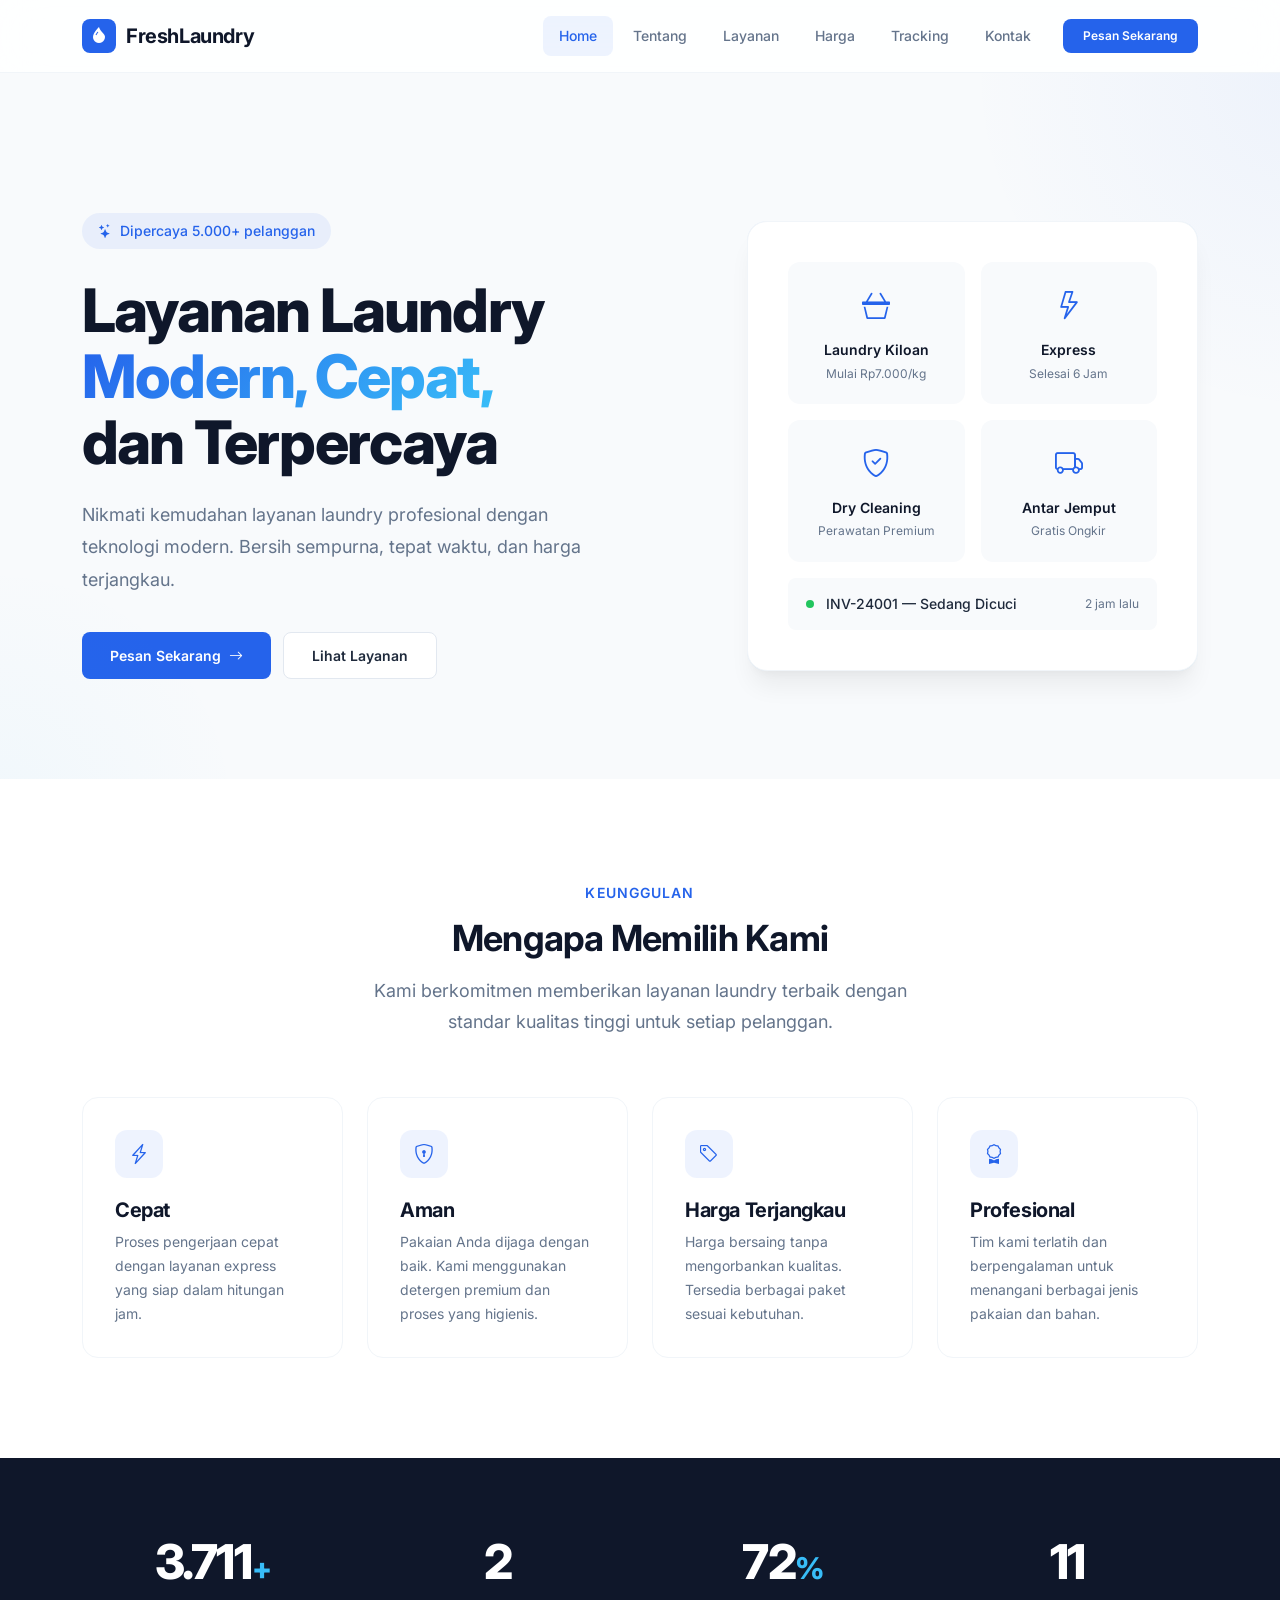
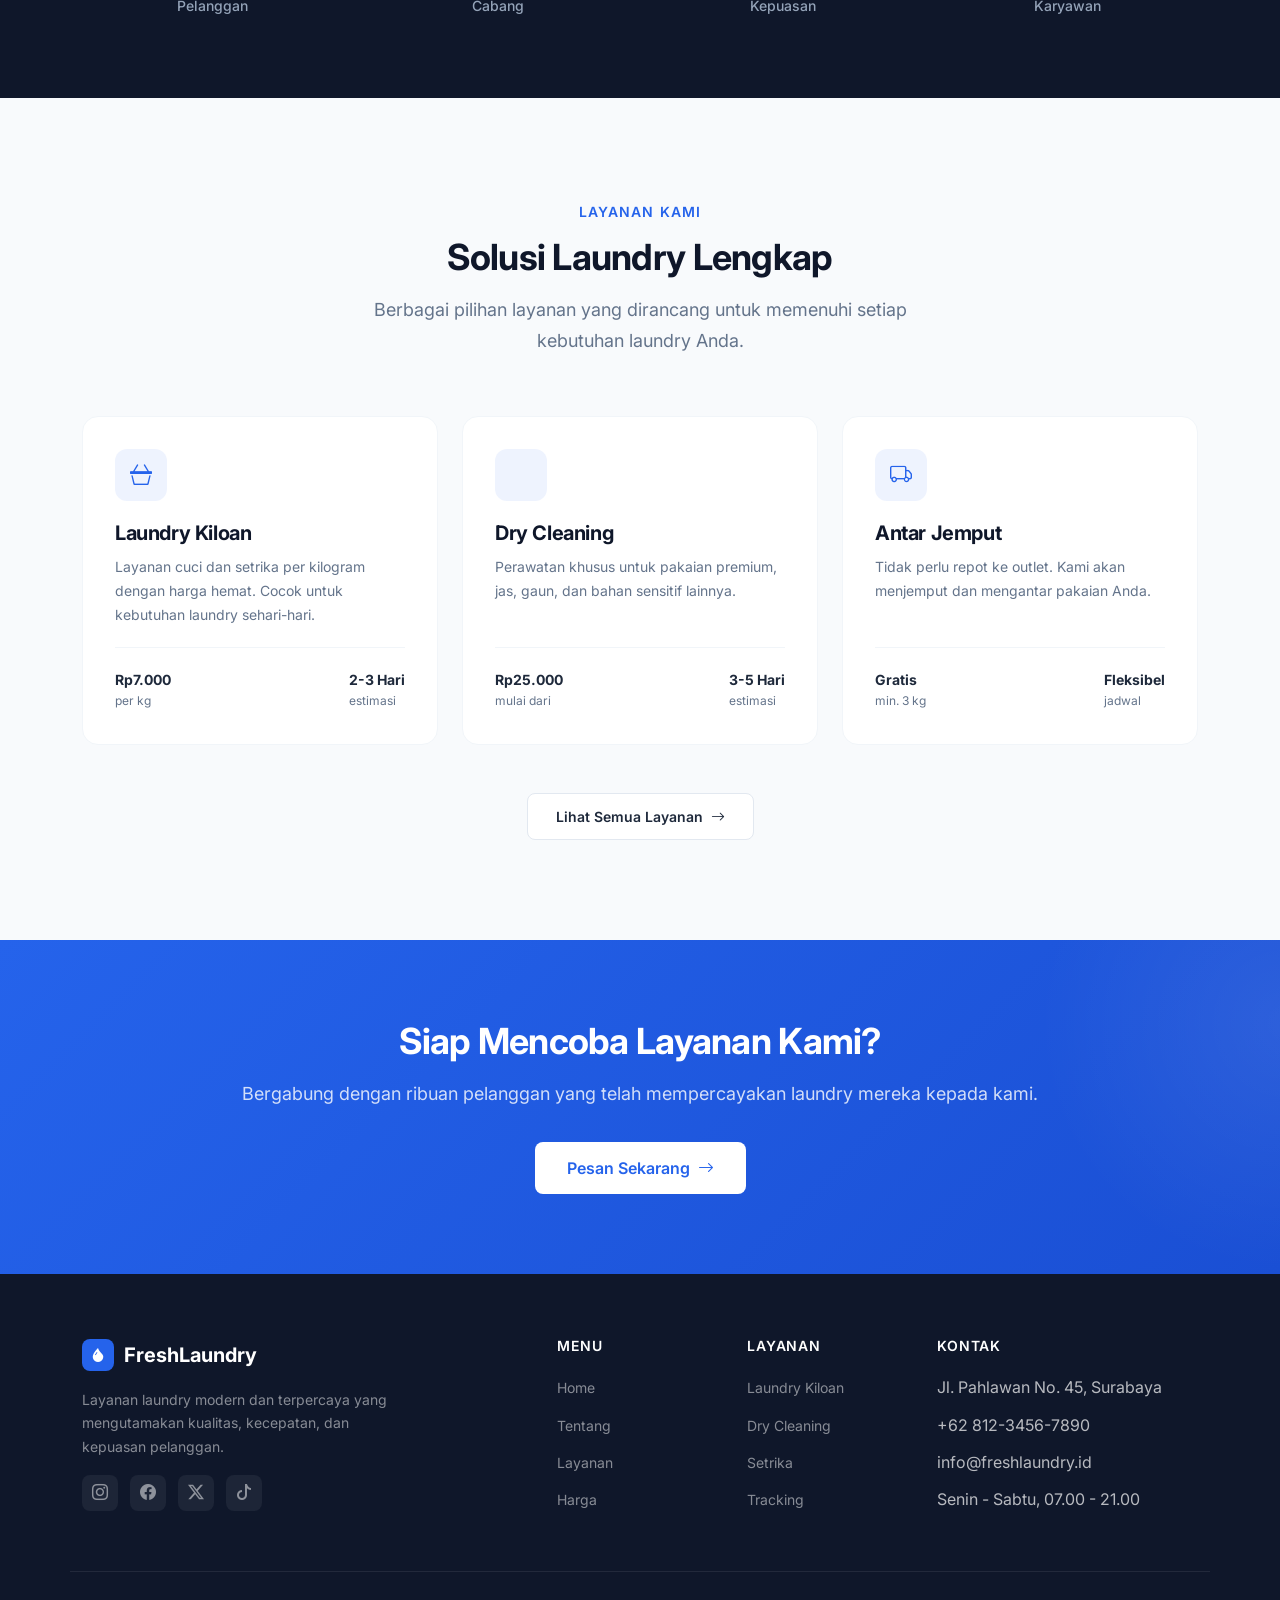
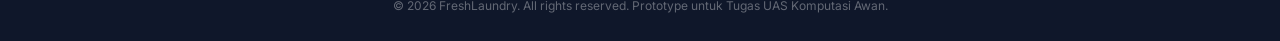
<file: index.html>
<!DOCTYPE html>
<html lang="id">
<head>
  <meta charset="UTF-8">
  <meta name="viewport" content="width=device-width, initial-scale=1.0">
  <meta name="description" content="FreshLaundry - Layanan laundry modern, cepat, dan terpercaya. Nikmati kemudahan laundry kiloan, satuan, dry cleaning, dan antar jemput.">
  <title>FreshLaundry — Layanan Laundry Modern & Terpercaya</title>

  <!-- Google Fonts -->
  <link rel="preconnect" href="https://fonts.googleapis.com">
  <link rel="preconnect" href="https://fonts.gstatic.com" crossorigin>
  <link href="https://fonts.googleapis.com/css2?family=Inter:wght@400;500;600;700;800&display=swap" rel="stylesheet">

  <!-- Bootstrap 5 CSS -->
  <link href="https://cdn.jsdelivr.net/npm/bootstrap@5.3.3/dist/css/bootstrap.min.css" rel="stylesheet">

  <!-- Bootstrap Icons -->
  <link href="https://cdn.jsdelivr.net/npm/bootstrap-icons@1.11.3/font/bootstrap-icons.min.css" rel="stylesheet">

  <!-- Custom CSS -->
  <link rel="stylesheet" href="assets/css/style.css">
</head>
<body>

  <!-- ==================== NAVBAR ==================== -->
  <nav class="navbar navbar-expand-lg navbar-custom sticky-top" id="mainNavbar">
    <div class="container">
      <a class="navbar-brand navbar-brand-custom" href="index.html">
        <span class="brand-icon"><i class="bi bi-droplet-fill"></i></span>
        FreshLaundry
      </a>
      <button class="navbar-toggler border-0 shadow-none" type="button" data-bs-toggle="collapse" data-bs-target="#navbarNav">
        <span class="navbar-toggler-icon"></span>
      </button>
      <div class="collapse navbar-collapse" id="navbarNav">
        <ul class="navbar-nav ms-auto me-3 gap-1">
          <li class="nav-item"><a class="nav-link active" href="index.html">Home</a></li>
          <li class="nav-item"><a class="nav-link" href="about.html">Tentang</a></li>
          <li class="nav-item"><a class="nav-link" href="services.html">Layanan</a></li>
          <li class="nav-item"><a class="nav-link" href="pricing.html">Harga</a></li>
          <li class="nav-item"><a class="nav-link" href="tracking.html">Tracking</a></li>
          <li class="nav-item"><a class="nav-link" href="contact.html">Kontak</a></li>
        </ul>
        <a href="contact.html" class="btn btn-primary-custom btn-sm-custom">
          Pesan Sekarang
        </a>
      </div>
    </div>
  </nav>


  <!-- ==================== HERO SECTION ==================== -->
  <section class="hero-section" id="hero">
    <div class="container">
      <div class="row align-items-center">
        <div class="col-lg-6">
          <div class="hero-badge fade-in">
            <i class="bi bi-stars"></i>
            Dipercaya 5.000+ pelanggan
          </div>
          <h1 class="hero-title fade-in">
            Layanan Laundry<br>
            <span class="text-gradient">Modern, Cepat,</span><br>
            dan Terpercaya
          </h1>
          <p class="hero-desc fade-in">
            Nikmati kemudahan layanan laundry profesional dengan teknologi modern. Bersih sempurna, tepat waktu, dan harga terjangkau.
          </p>
          <div class="hero-buttons fade-in">
            <a href="contact.html" class="btn btn-primary-custom">
              Pesan Sekarang
              <i class="bi bi-arrow-right"></i>
            </a>
            <a href="services.html" class="btn btn-secondary-custom">
              Lihat Layanan
            </a>
          </div>
        </div>
        <div class="col-lg-5 offset-lg-1">
          <div class="hero-illustration fade-in">
            <div class="illustration-card">
              <div class="illustration-grid">
                <div class="illustration-item">
                  <div class="item-icon"><i class="bi bi-basket3"></i></div>
                  <div class="item-label">Laundry Kiloan</div>
                  <div class="item-value">Mulai Rp7.000/kg</div>
                </div>
                <div class="illustration-item">
                  <div class="item-icon"><i class="bi bi-lightning"></i></div>
                  <div class="item-label">Express</div>
                  <div class="item-value">Selesai 6 Jam</div>
                </div>
                <div class="illustration-item">
                  <div class="item-icon"><i class="bi bi-shield-check"></i></div>
                  <div class="item-label">Dry Cleaning</div>
                  <div class="item-value">Perawatan Premium</div>
                </div>
                <div class="illustration-item">
                  <div class="item-icon"><i class="bi bi-truck"></i></div>
                  <div class="item-label">Antar Jemput</div>
                  <div class="item-value">Gratis Ongkir</div>
                </div>
              </div>
              <div class="status-bar">
                <span class="status-dot"></span>
                <span class="status-text">INV-24001 — Sedang Dicuci</span>
                <span class="status-time">2 jam lalu</span>
              </div>
            </div>
          </div>
        </div>
      </div>
    </div>
  </section>


  <!-- ==================== MENGAPA MEMILIH KAMI ==================== -->
  <section class="section-padding bg-surface" id="whyUs">
    <div class="container">
      <div class="section-header">
        <span class="section-label fade-in">Keunggulan</span>
        <h2 class="section-title fade-in">Mengapa Memilih Kami</h2>
        <p class="section-desc fade-in">Kami berkomitmen memberikan layanan laundry terbaik dengan standar kualitas tinggi untuk setiap pelanggan.</p>
      </div>
      <div class="row g-4">
        <div class="col-md-6 col-lg-3">
          <div class="card-custom fade-in stagger-1">
            <div class="card-icon">
              <i class="bi bi-lightning-charge"></i>
            </div>
            <h4>Cepat</h4>
            <p class="text-muted-custom mb-0" style="font-size: var(--font-size-sm);">
              Proses pengerjaan cepat dengan layanan express yang siap dalam hitungan jam.
            </p>
          </div>
        </div>
        <div class="col-md-6 col-lg-3">
          <div class="card-custom fade-in stagger-2">
            <div class="card-icon">
              <i class="bi bi-shield-lock"></i>
            </div>
            <h4>Aman</h4>
            <p class="text-muted-custom mb-0" style="font-size: var(--font-size-sm);">
              Pakaian Anda dijaga dengan baik. Kami menggunakan detergen premium dan proses yang higienis.
            </p>
          </div>
        </div>
        <div class="col-md-6 col-lg-3">
          <div class="card-custom fade-in stagger-3">
            <div class="card-icon">
              <i class="bi bi-tag"></i>
            </div>
            <h4>Harga Terjangkau</h4>
            <p class="text-muted-custom mb-0" style="font-size: var(--font-size-sm);">
              Harga bersaing tanpa mengorbankan kualitas. Tersedia berbagai paket sesuai kebutuhan.
            </p>
          </div>
        </div>
        <div class="col-md-6 col-lg-3">
          <div class="card-custom fade-in stagger-4">
            <div class="card-icon">
              <i class="bi bi-award"></i>
            </div>
            <h4>Profesional</h4>
            <p class="text-muted-custom mb-0" style="font-size: var(--font-size-sm);">
              Tim kami terlatih dan berpengalaman untuk menangani berbagai jenis pakaian dan bahan.
            </p>
          </div>
        </div>
      </div>
    </div>
  </section>


  <!-- ==================== STATISTIK ==================== -->
  <section class="stats-section" id="stats">
    <div class="container">
      <div class="row g-4 text-center">
        <div class="col-6 col-lg-3">
          <div class="stat-item fade-in stagger-1">
            <div class="stat-number" data-count="5000" data-suffix="+">0</div>
            <div class="stat-label">Pelanggan</div>
          </div>
        </div>
        <div class="col-6 col-lg-3">
          <div class="stat-item fade-in stagger-2">
            <div class="stat-number" data-count="3" data-suffix="">0</div>
            <div class="stat-label">Cabang</div>
          </div>
        </div>
        <div class="col-6 col-lg-3">
          <div class="stat-item fade-in stagger-3">
            <div class="stat-number" data-count="98" data-suffix="%">0</div>
            <div class="stat-label">Kepuasan</div>
          </div>
        </div>
        <div class="col-6 col-lg-3">
          <div class="stat-item fade-in stagger-4">
            <div class="stat-number" data-count="15" data-suffix="">0</div>
            <div class="stat-label">Karyawan</div>
          </div>
        </div>
      </div>
    </div>
  </section>


  <!-- ==================== LAYANAN SINGKAT ==================== -->
  <section class="section-padding" id="servicesPreview">
    <div class="container">
      <div class="section-header">
        <span class="section-label fade-in">Layanan Kami</span>
        <h2 class="section-title fade-in">Solusi Laundry Lengkap</h2>
        <p class="section-desc fade-in">Berbagai pilihan layanan yang dirancang untuk memenuhi setiap kebutuhan laundry Anda.</p>
      </div>
      <div class="row g-4">
        <div class="col-md-6 col-lg-4">
          <div class="service-card fade-in stagger-1">
            <div class="service-icon"><i class="bi bi-basket3"></i></div>
            <h4>Laundry Kiloan</h4>
            <p class="service-desc">Layanan cuci dan setrika per kilogram dengan harga hemat. Cocok untuk kebutuhan laundry sehari-hari.</p>
            <div class="service-meta">
              <div class="meta-item">
                <strong>Rp7.000</strong>
                per kg
              </div>
              <div class="meta-item">
                <strong>2-3 Hari</strong>
                estimasi
              </div>
            </div>
          </div>
        </div>
        <div class="col-md-6 col-lg-4">
          <div class="service-card fade-in stagger-2">
            <div class="service-icon"><i class="bi bi-hanger"></i></div>
            <h4>Dry Cleaning</h4>
            <p class="service-desc">Perawatan khusus untuk pakaian premium, jas, gaun, dan bahan sensitif lainnya.</p>
            <div class="service-meta">
              <div class="meta-item">
                <strong>Rp25.000</strong>
                mulai dari
              </div>
              <div class="meta-item">
                <strong>3-5 Hari</strong>
                estimasi
              </div>
            </div>
          </div>
        </div>
        <div class="col-md-6 col-lg-4">
          <div class="service-card fade-in stagger-3">
            <div class="service-icon"><i class="bi bi-truck"></i></div>
            <h4>Antar Jemput</h4>
            <p class="service-desc">Tidak perlu repot ke outlet. Kami akan menjemput dan mengantar pakaian Anda.</p>
            <div class="service-meta">
              <div class="meta-item">
                <strong>Gratis</strong>
                min. 3 kg
              </div>
              <div class="meta-item">
                <strong>Fleksibel</strong>
                jadwal
              </div>
            </div>
          </div>
        </div>
      </div>
      <div class="text-center mt-5 fade-in">
        <a href="services.html" class="btn btn-secondary-custom">
          Lihat Semua Layanan
          <i class="bi bi-arrow-right"></i>
        </a>
      </div>
    </div>
  </section>


  <!-- ==================== CTA SECTION ==================== -->
  <section class="cta-section" id="cta">
    <div class="container text-center">
      <h2 class="cta-title fade-in">Siap Mencoba Layanan Kami?</h2>
      <p class="cta-desc fade-in">Bergabung dengan ribuan pelanggan yang telah mempercayakan laundry mereka kepada kami.</p>
      <a href="contact.html" class="btn btn-cta fade-in">
        Pesan Sekarang
        <i class="bi bi-arrow-right ms-1"></i>
      </a>
    </div>
  </section>


  <!-- ==================== FOOTER ==================== -->
  <footer class="footer" id="footer">
    <div class="container footer-top">
      <div class="row g-4">
        <div class="col-lg-4">
          <div class="footer-brand">
            <span class="brand-icon"><i class="bi bi-droplet-fill"></i></span>
            FreshLaundry
          </div>
          <p class="footer-desc">
            Layanan laundry modern dan terpercaya yang mengutamakan kualitas, kecepatan, dan kepuasan pelanggan.
          </p>
          <div class="footer-social mt-3">
            <a href="#"><i class="bi bi-instagram"></i></a>
            <a href="#"><i class="bi bi-facebook"></i></a>
            <a href="#"><i class="bi bi-twitter-x"></i></a>
            <a href="#"><i class="bi bi-tiktok"></i></a>
          </div>
        </div>
        <div class="col-6 col-lg-2 offset-lg-1">
          <h6 class="footer-heading">Menu</h6>
          <ul class="footer-links">
            <li><a href="index.html">Home</a></li>
            <li><a href="about.html">Tentang</a></li>
            <li><a href="services.html">Layanan</a></li>
            <li><a href="pricing.html">Harga</a></li>
          </ul>
        </div>
        <div class="col-6 col-lg-2">
          <h6 class="footer-heading">Layanan</h6>
          <ul class="footer-links">
            <li><a href="services.html">Laundry Kiloan</a></li>
            <li><a href="services.html">Dry Cleaning</a></li>
            <li><a href="services.html">Setrika</a></li>
            <li><a href="tracking.html">Tracking</a></li>
          </ul>
        </div>
        <div class="col-lg-3">
          <h6 class="footer-heading">Kontak</h6>
          <ul class="footer-links">
            <li>Jl. Pahlawan No. 45, Surabaya</li>
            <li>+62 812-3456-7890</li>
            <li>info@freshlaundry.id</li>
            <li>Senin - Sabtu, 07.00 - 21.00</li>
          </ul>
        </div>
      </div>
    </div>
    <div class="footer-bottom">
      <div class="container">
        &copy; 2026 FreshLaundry. All rights reserved. Prototype untuk Tugas UAS Komputasi Awan.
      </div>
    </div>
  </footer>


  <!-- Bootstrap 5 JS -->
  <script src="https://cdn.jsdelivr.net/npm/bootstrap@5.3.3/dist/js/bootstrap.bundle.min.js"></script>

  <!-- Custom JS -->
  <script src="assets/js/script.js"></script>

</body>
</html>
</file>
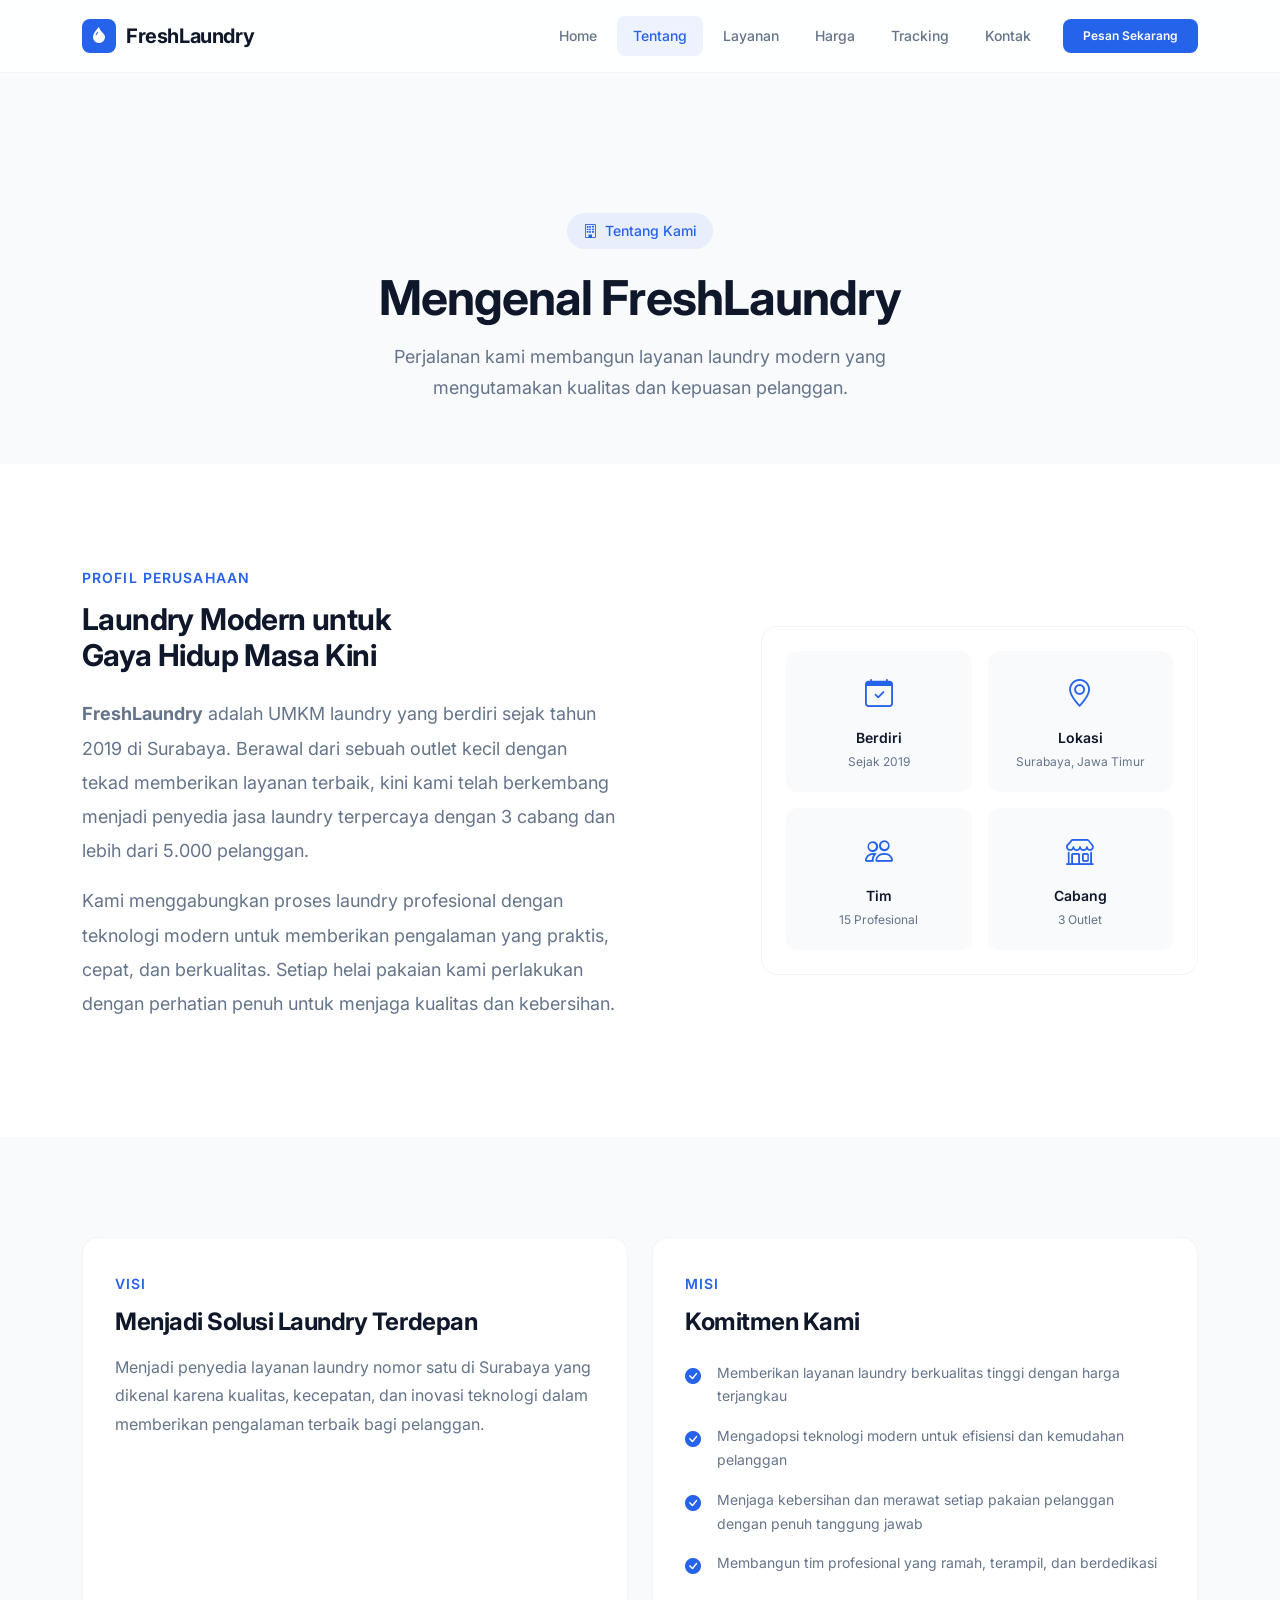
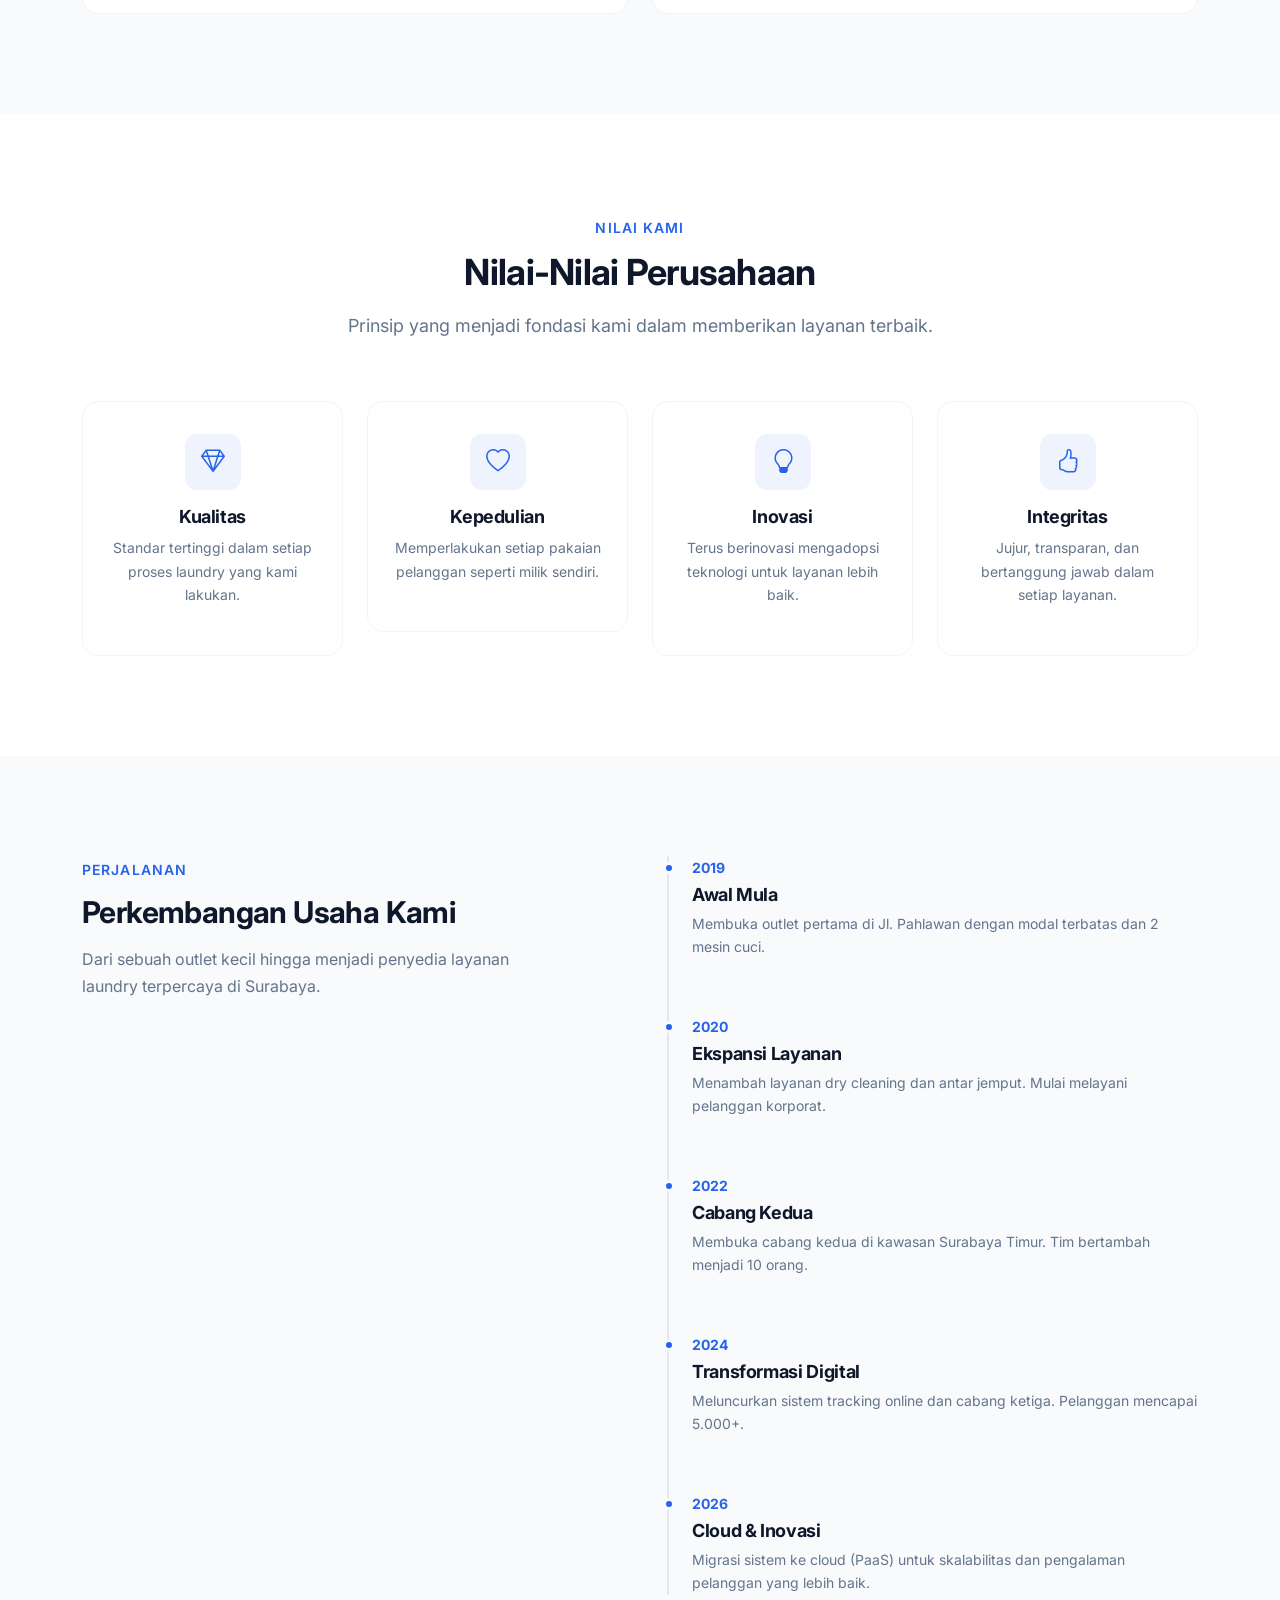
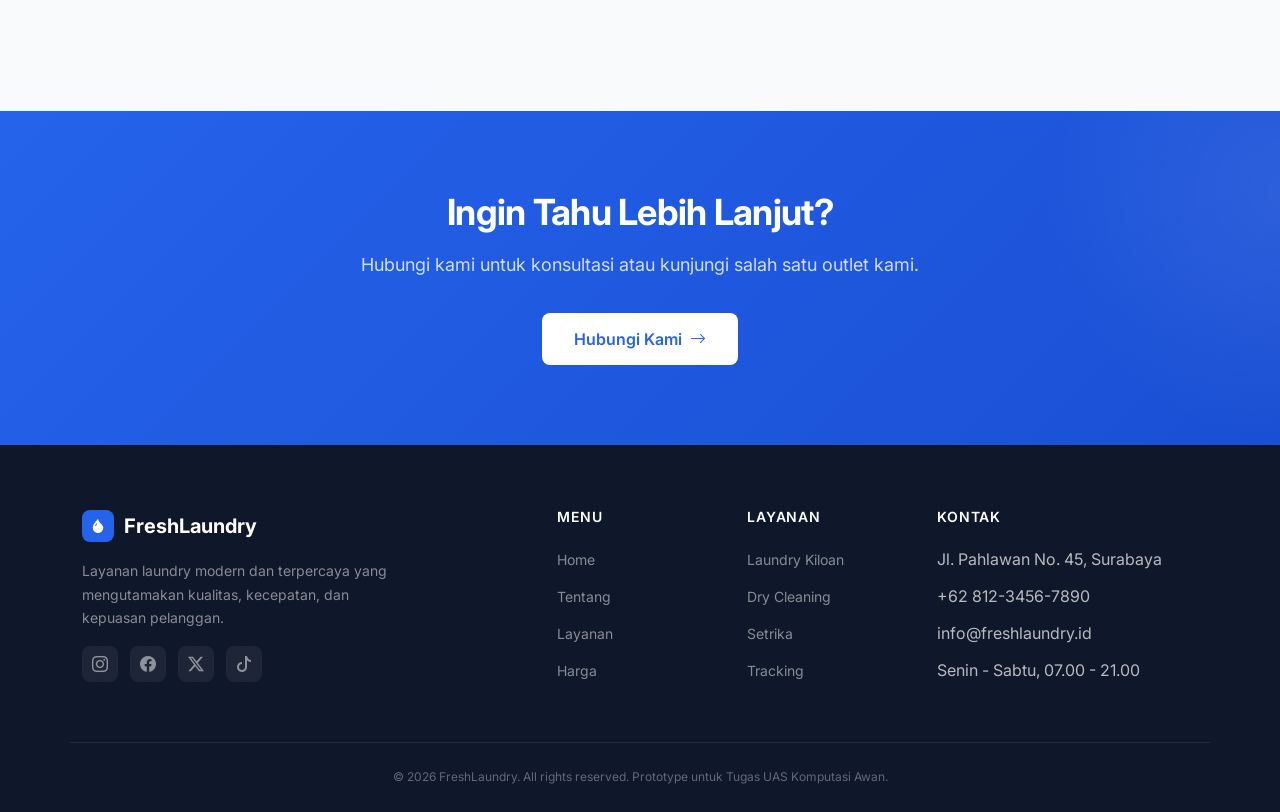
<file: about.html>
<!DOCTYPE html>
<html lang="id">
<head>
  <meta charset="UTF-8">
  <meta name="viewport" content="width=device-width, initial-scale=1.0">
  <meta name="description" content="Tentang FreshLaundry - Profil, visi, misi, dan nilai perusahaan UMKM laundry modern.">
  <title>Tentang Kami — FreshLaundry</title>

  <link rel="preconnect" href="https://fonts.googleapis.com">
  <link rel="preconnect" href="https://fonts.gstatic.com" crossorigin>
  <link href="https://fonts.googleapis.com/css2?family=Inter:wght@400;500;600;700;800&display=swap" rel="stylesheet">
  <link href="https://cdn.jsdelivr.net/npm/bootstrap@5.3.3/dist/css/bootstrap.min.css" rel="stylesheet">
  <link href="https://cdn.jsdelivr.net/npm/bootstrap-icons@1.11.3/font/bootstrap-icons.min.css" rel="stylesheet">
  <link rel="stylesheet" href="assets/css/style.css">
</head>
<body>

  <!-- ==================== NAVBAR ==================== -->
  <nav class="navbar navbar-expand-lg navbar-custom sticky-top" id="mainNavbar">
    <div class="container">
      <a class="navbar-brand navbar-brand-custom" href="index.html">
        <span class="brand-icon"><i class="bi bi-droplet-fill"></i></span>
        FreshLaundry
      </a>
      <button class="navbar-toggler border-0 shadow-none" type="button" data-bs-toggle="collapse" data-bs-target="#navbarNav">
        <span class="navbar-toggler-icon"></span>
      </button>
      <div class="collapse navbar-collapse" id="navbarNav">
        <ul class="navbar-nav ms-auto me-3 gap-1">
          <li class="nav-item"><a class="nav-link" href="index.html">Home</a></li>
          <li class="nav-item"><a class="nav-link active" href="about.html">Tentang</a></li>
          <li class="nav-item"><a class="nav-link" href="services.html">Layanan</a></li>
          <li class="nav-item"><a class="nav-link" href="pricing.html">Harga</a></li>
          <li class="nav-item"><a class="nav-link" href="tracking.html">Tracking</a></li>
          <li class="nav-item"><a class="nav-link" href="contact.html">Kontak</a></li>
        </ul>
        <a href="contact.html" class="btn btn-primary-custom btn-sm-custom">
          Pesan Sekarang
        </a>
      </div>
    </div>
  </nav>


  <!-- ==================== PAGE HEADER ==================== -->
  <section class="page-header">
    <div class="container">
      <span class="page-label fade-in"><i class="bi bi-building"></i> Tentang Kami</span>
      <h1 class="fade-in">Mengenal FreshLaundry</h1>
      <p class="fade-in">Perjalanan kami membangun layanan laundry modern yang mengutamakan kualitas dan kepuasan pelanggan.</p>
    </div>
  </section>


  <!-- ==================== PROFIL ==================== -->
  <section class="section-padding bg-surface">
    <div class="container">
      <div class="row align-items-center g-5">
        <div class="col-lg-6 fade-in">
          <span class="section-label">Profil Perusahaan</span>
          <h2 class="mb-4" style="font-size: var(--font-size-3xl);">Laundry Modern untuk<br>Gaya Hidup Masa Kini</h2>
          <div class="about-content">
            <p>
              <strong>FreshLaundry</strong> adalah UMKM laundry yang berdiri sejak tahun 2019 di Surabaya. Berawal dari sebuah outlet kecil dengan tekad memberikan layanan terbaik, kini kami telah berkembang menjadi penyedia jasa laundry terpercaya dengan 3 cabang dan lebih dari 5.000 pelanggan.
            </p>
            <p>
              Kami menggabungkan proses laundry profesional dengan teknologi modern untuk memberikan pengalaman yang praktis, cepat, dan berkualitas. Setiap helai pakaian kami perlakukan dengan perhatian penuh untuk menjaga kualitas dan kebersihan.
            </p>
          </div>
        </div>
        <div class="col-lg-5 offset-lg-1 fade-in">
          <div class="card-custom p-4">
            <div class="illustration-grid">
              <div class="illustration-item">
                <div class="item-icon"><i class="bi bi-calendar-check"></i></div>
                <div class="item-label">Berdiri</div>
                <div class="item-value">Sejak 2019</div>
              </div>
              <div class="illustration-item">
                <div class="item-icon"><i class="bi bi-geo-alt"></i></div>
                <div class="item-label">Lokasi</div>
                <div class="item-value">Surabaya, Jawa Timur</div>
              </div>
              <div class="illustration-item">
                <div class="item-icon"><i class="bi bi-people"></i></div>
                <div class="item-label">Tim</div>
                <div class="item-value">15 Profesional</div>
              </div>
              <div class="illustration-item">
                <div class="item-icon"><i class="bi bi-shop"></i></div>
                <div class="item-label">Cabang</div>
                <div class="item-value">3 Outlet</div>
              </div>
            </div>
          </div>
        </div>
      </div>
    </div>
  </section>


  <!-- ==================== VISI & MISI ==================== -->
  <section class="section-padding">
    <div class="container">
      <div class="row g-4">
        <div class="col-lg-6 fade-in">
          <div class="card-custom h-100">
            <span class="section-label">Visi</span>
            <h3 class="mb-3">Menjadi Solusi Laundry Terdepan</h3>
            <p class="text-muted-custom mb-0" style="font-size: var(--font-size-base); line-height: 1.8;">
              Menjadi penyedia layanan laundry nomor satu di Surabaya yang dikenal karena kualitas, kecepatan, dan inovasi teknologi dalam memberikan pengalaman terbaik bagi pelanggan.
            </p>
          </div>
        </div>
        <div class="col-lg-6 fade-in">
          <div class="card-custom h-100">
            <span class="section-label">Misi</span>
            <h3 class="mb-4">Komitmen Kami</h3>
            <ul class="list-unstyled mb-0">
              <li class="d-flex align-items-start gap-3 mb-3">
                <span style="color: var(--color-primary); margin-top: 2px;"><i class="bi bi-check-circle-fill"></i></span>
                <span class="text-muted-custom" style="font-size: var(--font-size-sm);">Memberikan layanan laundry berkualitas tinggi dengan harga terjangkau</span>
              </li>
              <li class="d-flex align-items-start gap-3 mb-3">
                <span style="color: var(--color-primary); margin-top: 2px;"><i class="bi bi-check-circle-fill"></i></span>
                <span class="text-muted-custom" style="font-size: var(--font-size-sm);">Mengadopsi teknologi modern untuk efisiensi dan kemudahan pelanggan</span>
              </li>
              <li class="d-flex align-items-start gap-3 mb-3">
                <span style="color: var(--color-primary); margin-top: 2px;"><i class="bi bi-check-circle-fill"></i></span>
                <span class="text-muted-custom" style="font-size: var(--font-size-sm);">Menjaga kebersihan dan merawat setiap pakaian pelanggan dengan penuh tanggung jawab</span>
              </li>
              <li class="d-flex align-items-start gap-3">
                <span style="color: var(--color-primary); margin-top: 2px;"><i class="bi bi-check-circle-fill"></i></span>
                <span class="text-muted-custom" style="font-size: var(--font-size-sm);">Membangun tim profesional yang ramah, terampil, dan berdedikasi</span>
              </li>
            </ul>
          </div>
        </div>
      </div>
    </div>
  </section>


  <!-- ==================== NILAI PERUSAHAAN ==================== -->
  <section class="section-padding bg-surface">
    <div class="container">
      <div class="section-header">
        <span class="section-label fade-in">Nilai Kami</span>
        <h2 class="section-title fade-in">Nilai-Nilai Perusahaan</h2>
        <p class="section-desc fade-in">Prinsip yang menjadi fondasi kami dalam memberikan layanan terbaik.</p>
      </div>
      <div class="row g-4">
        <div class="col-md-6 col-lg-3">
          <div class="card-custom value-card fade-in stagger-1">
            <div class="value-icon"><i class="bi bi-gem"></i></div>
            <h4>Kualitas</h4>
            <p>Standar tertinggi dalam setiap proses laundry yang kami lakukan.</p>
          </div>
        </div>
        <div class="col-md-6 col-lg-3">
          <div class="card-custom value-card fade-in stagger-2">
            <div class="value-icon"><i class="bi bi-heart"></i></div>
            <h4>Kepedulian</h4>
            <p>Memperlakukan setiap pakaian pelanggan seperti milik sendiri.</p>
          </div>
        </div>
        <div class="col-md-6 col-lg-3">
          <div class="card-custom value-card fade-in stagger-3">
            <div class="value-icon"><i class="bi bi-lightbulb"></i></div>
            <h4>Inovasi</h4>
            <p>Terus berinovasi mengadopsi teknologi untuk layanan lebih baik.</p>
          </div>
        </div>
        <div class="col-md-6 col-lg-3">
          <div class="card-custom value-card fade-in stagger-4">
            <div class="value-icon"><i class="bi bi-hand-thumbs-up"></i></div>
            <h4>Integritas</h4>
            <p>Jujur, transparan, dan bertanggung jawab dalam setiap layanan.</p>
          </div>
        </div>
      </div>
    </div>
  </section>


  <!-- ==================== TIMELINE ==================== -->
  <section class="section-padding">
    <div class="container">
      <div class="row">
        <div class="col-lg-5 fade-in">
          <span class="section-label">Perjalanan</span>
          <h2 style="font-size: var(--font-size-3xl); margin-bottom: 16px;">Perkembangan Usaha Kami</h2>
          <p class="text-muted-custom" style="font-size: var(--font-size-base);">
            Dari sebuah outlet kecil hingga menjadi penyedia layanan laundry terpercaya di Surabaya.
          </p>
        </div>
        <div class="col-lg-6 offset-lg-1 fade-in">
          <div class="timeline">
            <div class="timeline-entry">
              <div class="timeline-year">2019</div>
              <h4>Awal Mula</h4>
              <p>Membuka outlet pertama di Jl. Pahlawan dengan modal terbatas dan 2 mesin cuci.</p>
            </div>
            <div class="timeline-entry">
              <div class="timeline-year">2020</div>
              <h4>Ekspansi Layanan</h4>
              <p>Menambah layanan dry cleaning dan antar jemput. Mulai melayani pelanggan korporat.</p>
            </div>
            <div class="timeline-entry">
              <div class="timeline-year">2022</div>
              <h4>Cabang Kedua</h4>
              <p>Membuka cabang kedua di kawasan Surabaya Timur. Tim bertambah menjadi 10 orang.</p>
            </div>
            <div class="timeline-entry">
              <div class="timeline-year">2024</div>
              <h4>Transformasi Digital</h4>
              <p>Meluncurkan sistem tracking online dan cabang ketiga. Pelanggan mencapai 5.000+.</p>
            </div>
            <div class="timeline-entry">
              <div class="timeline-year">2026</div>
              <h4>Cloud & Inovasi</h4>
              <p>Migrasi sistem ke cloud (PaaS) untuk skalabilitas dan pengalaman pelanggan yang lebih baik.</p>
            </div>
          </div>
        </div>
      </div>
    </div>
  </section>


  <!-- ==================== CTA ==================== -->
  <section class="cta-section">
    <div class="container text-center">
      <h2 class="cta-title fade-in">Ingin Tahu Lebih Lanjut?</h2>
      <p class="cta-desc fade-in">Hubungi kami untuk konsultasi atau kunjungi salah satu outlet kami.</p>
      <a href="contact.html" class="btn btn-cta fade-in">
        Hubungi Kami
        <i class="bi bi-arrow-right ms-1"></i>
      </a>
    </div>
  </section>


  <!-- ==================== FOOTER ==================== -->
  <footer class="footer">
    <div class="container footer-top">
      <div class="row g-4">
        <div class="col-lg-4">
          <div class="footer-brand">
            <span class="brand-icon"><i class="bi bi-droplet-fill"></i></span>
            FreshLaundry
          </div>
          <p class="footer-desc">Layanan laundry modern dan terpercaya yang mengutamakan kualitas, kecepatan, dan kepuasan pelanggan.</p>
          <div class="footer-social mt-3">
            <a href="#"><i class="bi bi-instagram"></i></a>
            <a href="#"><i class="bi bi-facebook"></i></a>
            <a href="#"><i class="bi bi-twitter-x"></i></a>
            <a href="#"><i class="bi bi-tiktok"></i></a>
          </div>
        </div>
        <div class="col-6 col-lg-2 offset-lg-1">
          <h6 class="footer-heading">Menu</h6>
          <ul class="footer-links">
            <li><a href="index.html">Home</a></li>
            <li><a href="about.html">Tentang</a></li>
            <li><a href="services.html">Layanan</a></li>
            <li><a href="pricing.html">Harga</a></li>
          </ul>
        </div>
        <div class="col-6 col-lg-2">
          <h6 class="footer-heading">Layanan</h6>
          <ul class="footer-links">
            <li><a href="services.html">Laundry Kiloan</a></li>
            <li><a href="services.html">Dry Cleaning</a></li>
            <li><a href="services.html">Setrika</a></li>
            <li><a href="tracking.html">Tracking</a></li>
          </ul>
        </div>
        <div class="col-lg-3">
          <h6 class="footer-heading">Kontak</h6>
          <ul class="footer-links">
            <li>Jl. Pahlawan No. 45, Surabaya</li>
            <li>+62 812-3456-7890</li>
            <li>info@freshlaundry.id</li>
            <li>Senin - Sabtu, 07.00 - 21.00</li>
          </ul>
        </div>
      </div>
    </div>
    <div class="footer-bottom">
      <div class="container">
        &copy; 2026 FreshLaundry. All rights reserved. Prototype untuk Tugas UAS Komputasi Awan.
      </div>
    </div>
  </footer>

  <script src="https://cdn.jsdelivr.net/npm/bootstrap@5.3.3/dist/js/bootstrap.bundle.min.js"></script>
  <script src="assets/js/script.js"></script>
</body>
</html>
</file>
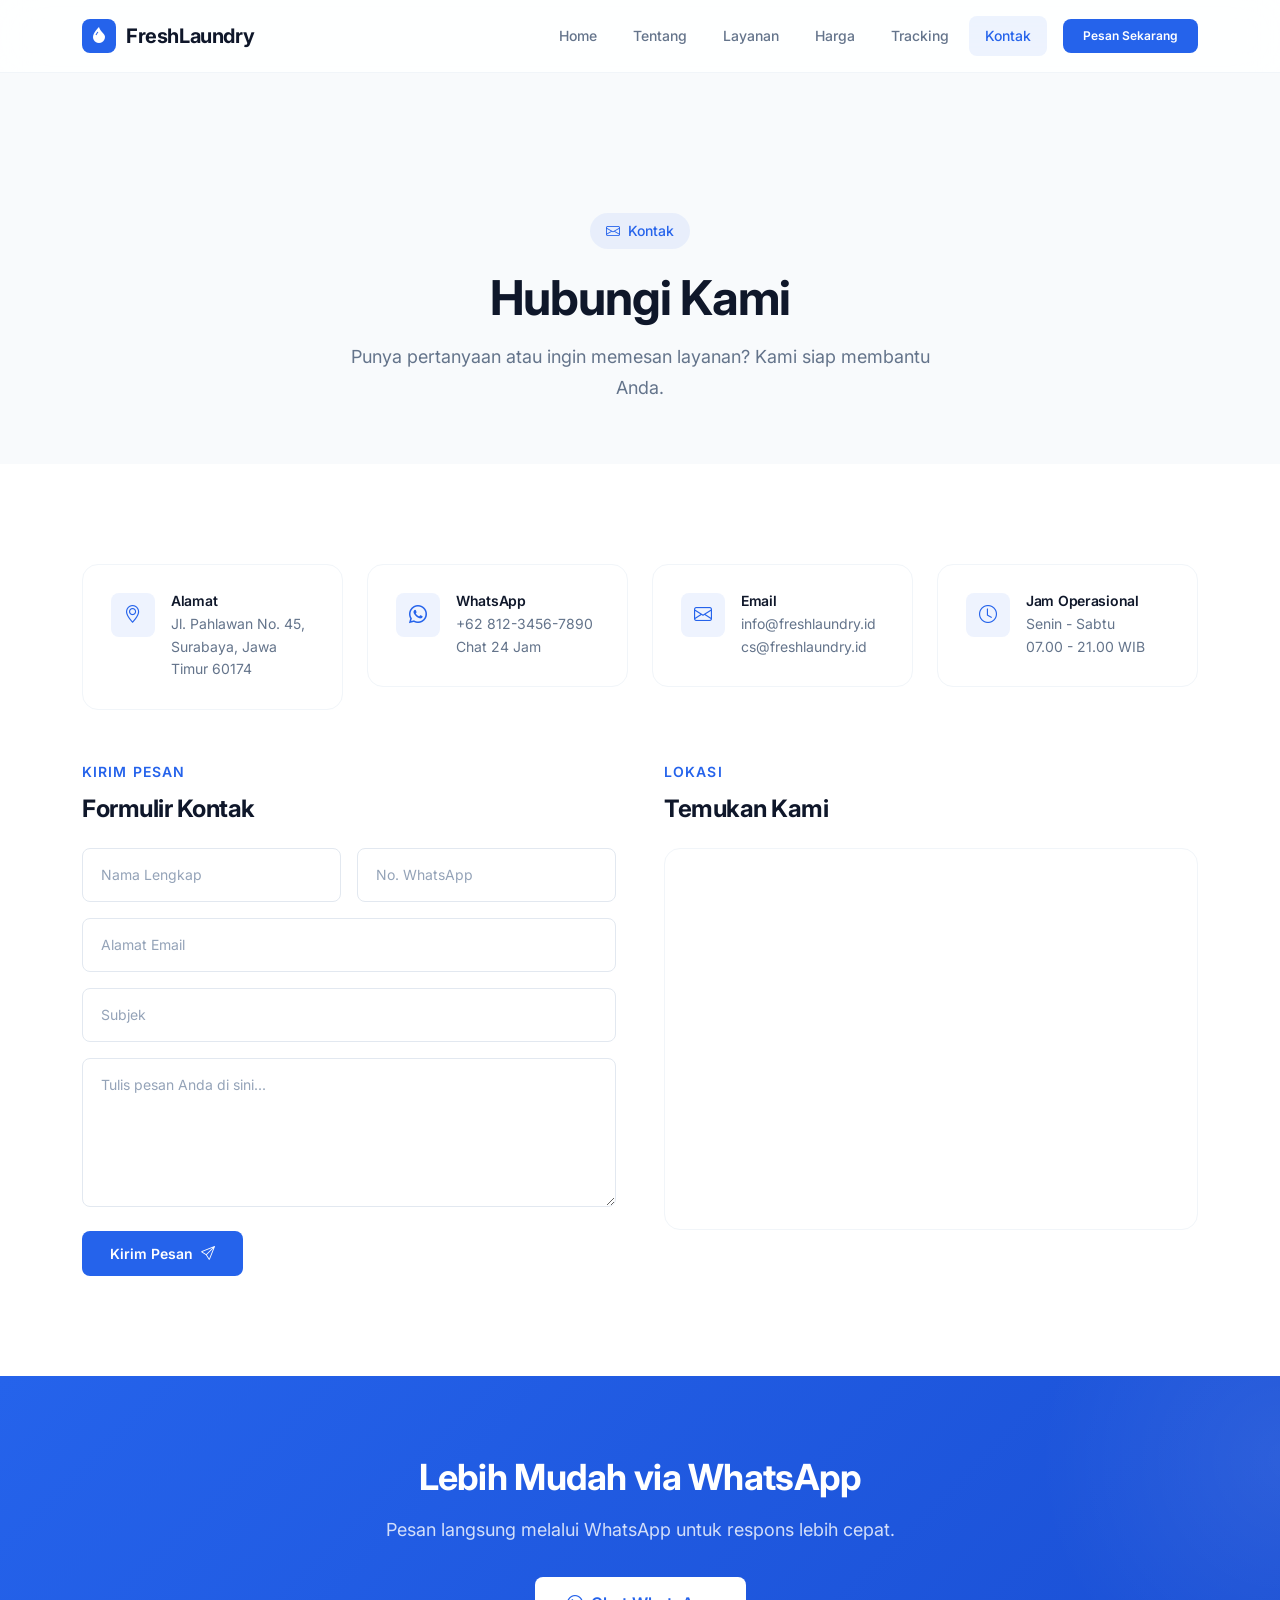
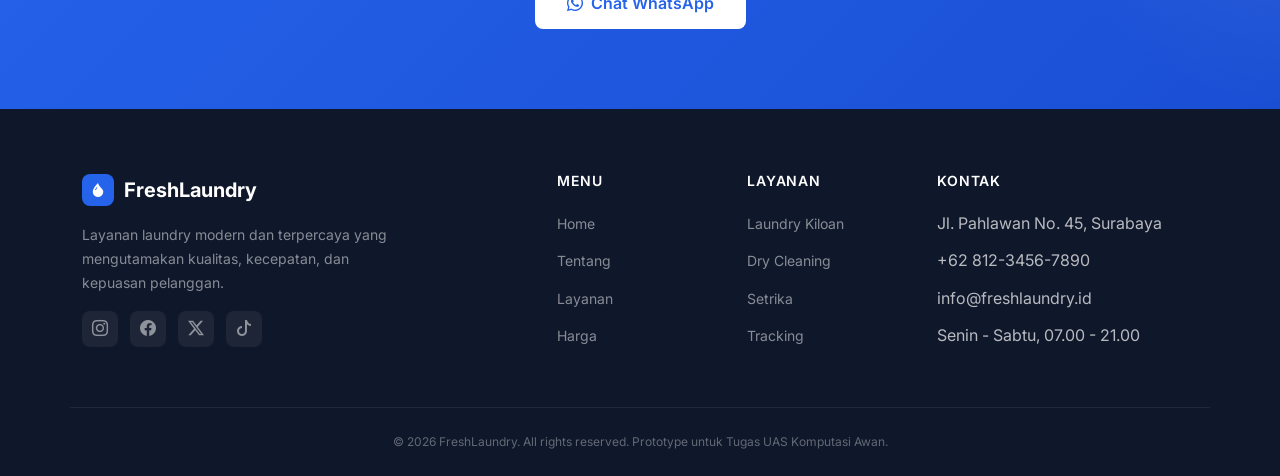
<file: contact.html>
<!DOCTYPE html>
<html lang="id">
<head>
  <meta charset="UTF-8">
  <meta name="viewport" content="width=device-width, initial-scale=1.0">
  <meta name="description" content="Kontak FreshLaundry - Hubungi kami melalui WhatsApp, email, atau kunjungi outlet kami di Surabaya.">
  <title>Kontak — FreshLaundry</title>

  <link rel="preconnect" href="https://fonts.googleapis.com">
  <link rel="preconnect" href="https://fonts.gstatic.com" crossorigin>
  <link href="https://fonts.googleapis.com/css2?family=Inter:wght@400;500;600;700;800&display=swap" rel="stylesheet">
  <link href="https://cdn.jsdelivr.net/npm/bootstrap@5.3.3/dist/css/bootstrap.min.css" rel="stylesheet">
  <link href="https://cdn.jsdelivr.net/npm/bootstrap-icons@1.11.3/font/bootstrap-icons.min.css" rel="stylesheet">
  <link rel="stylesheet" href="assets/css/style.css">
</head>
<body>

  <!-- ==================== NAVBAR ==================== -->
  <nav class="navbar navbar-expand-lg navbar-custom sticky-top" id="mainNavbar">
    <div class="container">
      <a class="navbar-brand navbar-brand-custom" href="index.html">
        <span class="brand-icon"><i class="bi bi-droplet-fill"></i></span>
        FreshLaundry
      </a>
      <button class="navbar-toggler border-0 shadow-none" type="button" data-bs-toggle="collapse" data-bs-target="#navbarNav">
        <span class="navbar-toggler-icon"></span>
      </button>
      <div class="collapse navbar-collapse" id="navbarNav">
        <ul class="navbar-nav ms-auto me-3 gap-1">
          <li class="nav-item"><a class="nav-link" href="index.html">Home</a></li>
          <li class="nav-item"><a class="nav-link" href="about.html">Tentang</a></li>
          <li class="nav-item"><a class="nav-link" href="services.html">Layanan</a></li>
          <li class="nav-item"><a class="nav-link" href="pricing.html">Harga</a></li>
          <li class="nav-item"><a class="nav-link" href="tracking.html">Tracking</a></li>
          <li class="nav-item"><a class="nav-link active" href="contact.html">Kontak</a></li>
        </ul>
        <a href="contact.html" class="btn btn-primary-custom btn-sm-custom">
          Pesan Sekarang
        </a>
      </div>
    </div>
  </nav>


  <!-- ==================== PAGE HEADER ==================== -->
  <section class="page-header">
    <div class="container">
      <span class="page-label fade-in"><i class="bi bi-envelope"></i> Kontak</span>
      <h1 class="fade-in">Hubungi Kami</h1>
      <p class="fade-in">Punya pertanyaan atau ingin memesan layanan? Kami siap membantu Anda.</p>
    </div>
  </section>


  <!-- ==================== CONTACT INFO ==================== -->
  <section class="section-padding bg-surface">
    <div class="container">
      <div class="row g-4 mb-5">
        <div class="col-md-6 col-lg-3">
          <div class="contact-info-card fade-in stagger-1">
            <div class="contact-icon"><i class="bi bi-geo-alt"></i></div>
            <div>
              <h5>Alamat</h5>
              <p>Jl. Pahlawan No. 45,<br>Surabaya, Jawa Timur 60174</p>
            </div>
          </div>
        </div>
        <div class="col-md-6 col-lg-3">
          <div class="contact-info-card fade-in stagger-2">
            <div class="contact-icon"><i class="bi bi-whatsapp"></i></div>
            <div>
              <h5>WhatsApp</h5>
              <p>+62 812-3456-7890<br>Chat 24 Jam</p>
            </div>
          </div>
        </div>
        <div class="col-md-6 col-lg-3">
          <div class="contact-info-card fade-in stagger-3">
            <div class="contact-icon"><i class="bi bi-envelope"></i></div>
            <div>
              <h5>Email</h5>
              <p>info@freshlaundry.id<br>cs@freshlaundry.id</p>
            </div>
          </div>
        </div>
        <div class="col-md-6 col-lg-3">
          <div class="contact-info-card fade-in stagger-4">
            <div class="contact-icon"><i class="bi bi-clock"></i></div>
            <div>
              <h5>Jam Operasional</h5>
              <p>Senin - Sabtu<br>07.00 - 21.00 WIB</p>
            </div>
          </div>
        </div>
      </div>

      <!-- Contact Form & Map -->
      <div class="row g-5">
        <div class="col-lg-6 fade-in">
          <span class="section-label">Kirim Pesan</span>
          <h3 class="mb-4" style="font-size: var(--font-size-2xl);">Formulir Kontak</h3>
          <form id="contactForm" class="contact-form">
            <div class="row g-3">
              <div class="col-md-6">
                <input type="text" placeholder="Nama Lengkap" required>
              </div>
              <div class="col-md-6">
                <input type="tel" placeholder="No. WhatsApp" required>
              </div>
              <div class="col-12">
                <input type="email" placeholder="Alamat Email" required>
              </div>
              <div class="col-12">
                <input type="text" placeholder="Subjek">
              </div>
              <div class="col-12">
                <textarea rows="5" placeholder="Tulis pesan Anda di sini..." required></textarea>
              </div>
              <div class="col-12">
                <button type="submit" class="btn btn-primary-custom">
                  Kirim Pesan
                  <i class="bi bi-send"></i>
                </button>
              </div>
            </div>
          </form>
        </div>
        <div class="col-lg-6 fade-in">
          <span class="section-label">Lokasi</span>
          <h3 class="mb-4" style="font-size: var(--font-size-2xl);">Temukan Kami</h3>
          <div class="map-wrapper">
            <iframe
              src="https://www.google.com/maps/embed?pb=!1m18!1m12!1m3!1d3957.6346948665996!2d112.7377863!3d-7.2756195!2m3!1f0!2f0!3f0!3m2!1i1024!2i768!4f13.1!3m3!1m2!1s0x2dd7f95018a26861%3A0x3027a76e352bc10!2sSurabaya%2C%20East%20Java!5e0!3m2!1sen!2sid!4v1704067200000!5m2!1sen!2sid"
              width="100%"
              height="380"
              style="border:0;"
              allowfullscreen=""
              loading="lazy"
              referrerpolicy="no-referrer-when-downgrade">
            </iframe>
          </div>
        </div>
      </div>
    </div>
  </section>


  <!-- ==================== CTA ==================== -->
  <section class="cta-section">
    <div class="container text-center">
      <h2 class="cta-title fade-in">Lebih Mudah via WhatsApp</h2>
      <p class="cta-desc fade-in">Pesan langsung melalui WhatsApp untuk respons lebih cepat.</p>
      <a href="https://wa.me/6281234567890" target="_blank" class="btn btn-cta fade-in">
        <i class="bi bi-whatsapp me-1"></i>
        Chat WhatsApp
      </a>
    </div>
  </section>


  <!-- ==================== FOOTER ==================== -->
  <footer class="footer">
    <div class="container footer-top">
      <div class="row g-4">
        <div class="col-lg-4">
          <div class="footer-brand">
            <span class="brand-icon"><i class="bi bi-droplet-fill"></i></span>
            FreshLaundry
          </div>
          <p class="footer-desc">Layanan laundry modern dan terpercaya yang mengutamakan kualitas, kecepatan, dan kepuasan pelanggan.</p>
          <div class="footer-social mt-3">
            <a href="#"><i class="bi bi-instagram"></i></a>
            <a href="#"><i class="bi bi-facebook"></i></a>
            <a href="#"><i class="bi bi-twitter-x"></i></a>
            <a href="#"><i class="bi bi-tiktok"></i></a>
          </div>
        </div>
        <div class="col-6 col-lg-2 offset-lg-1">
          <h6 class="footer-heading">Menu</h6>
          <ul class="footer-links">
            <li><a href="index.html">Home</a></li>
            <li><a href="about.html">Tentang</a></li>
            <li><a href="services.html">Layanan</a></li>
            <li><a href="pricing.html">Harga</a></li>
          </ul>
        </div>
        <div class="col-6 col-lg-2">
          <h6 class="footer-heading">Layanan</h6>
          <ul class="footer-links">
            <li><a href="services.html">Laundry Kiloan</a></li>
            <li><a href="services.html">Dry Cleaning</a></li>
            <li><a href="services.html">Setrika</a></li>
            <li><a href="tracking.html">Tracking</a></li>
          </ul>
        </div>
        <div class="col-lg-3">
          <h6 class="footer-heading">Kontak</h6>
          <ul class="footer-links">
            <li>Jl. Pahlawan No. 45, Surabaya</li>
            <li>+62 812-3456-7890</li>
            <li>info@freshlaundry.id</li>
            <li>Senin - Sabtu, 07.00 - 21.00</li>
          </ul>
        </div>
      </div>
    </div>
    <div class="footer-bottom">
      <div class="container">
        &copy; 2026 FreshLaundry. All rights reserved. Prototype untuk Tugas UAS Komputasi Awan.
      </div>
    </div>
  </footer>

  <script src="https://cdn.jsdelivr.net/npm/bootstrap@5.3.3/dist/js/bootstrap.bundle.min.js"></script>
  <script src="assets/js/script.js"></script>
</body>
</html>
</file>
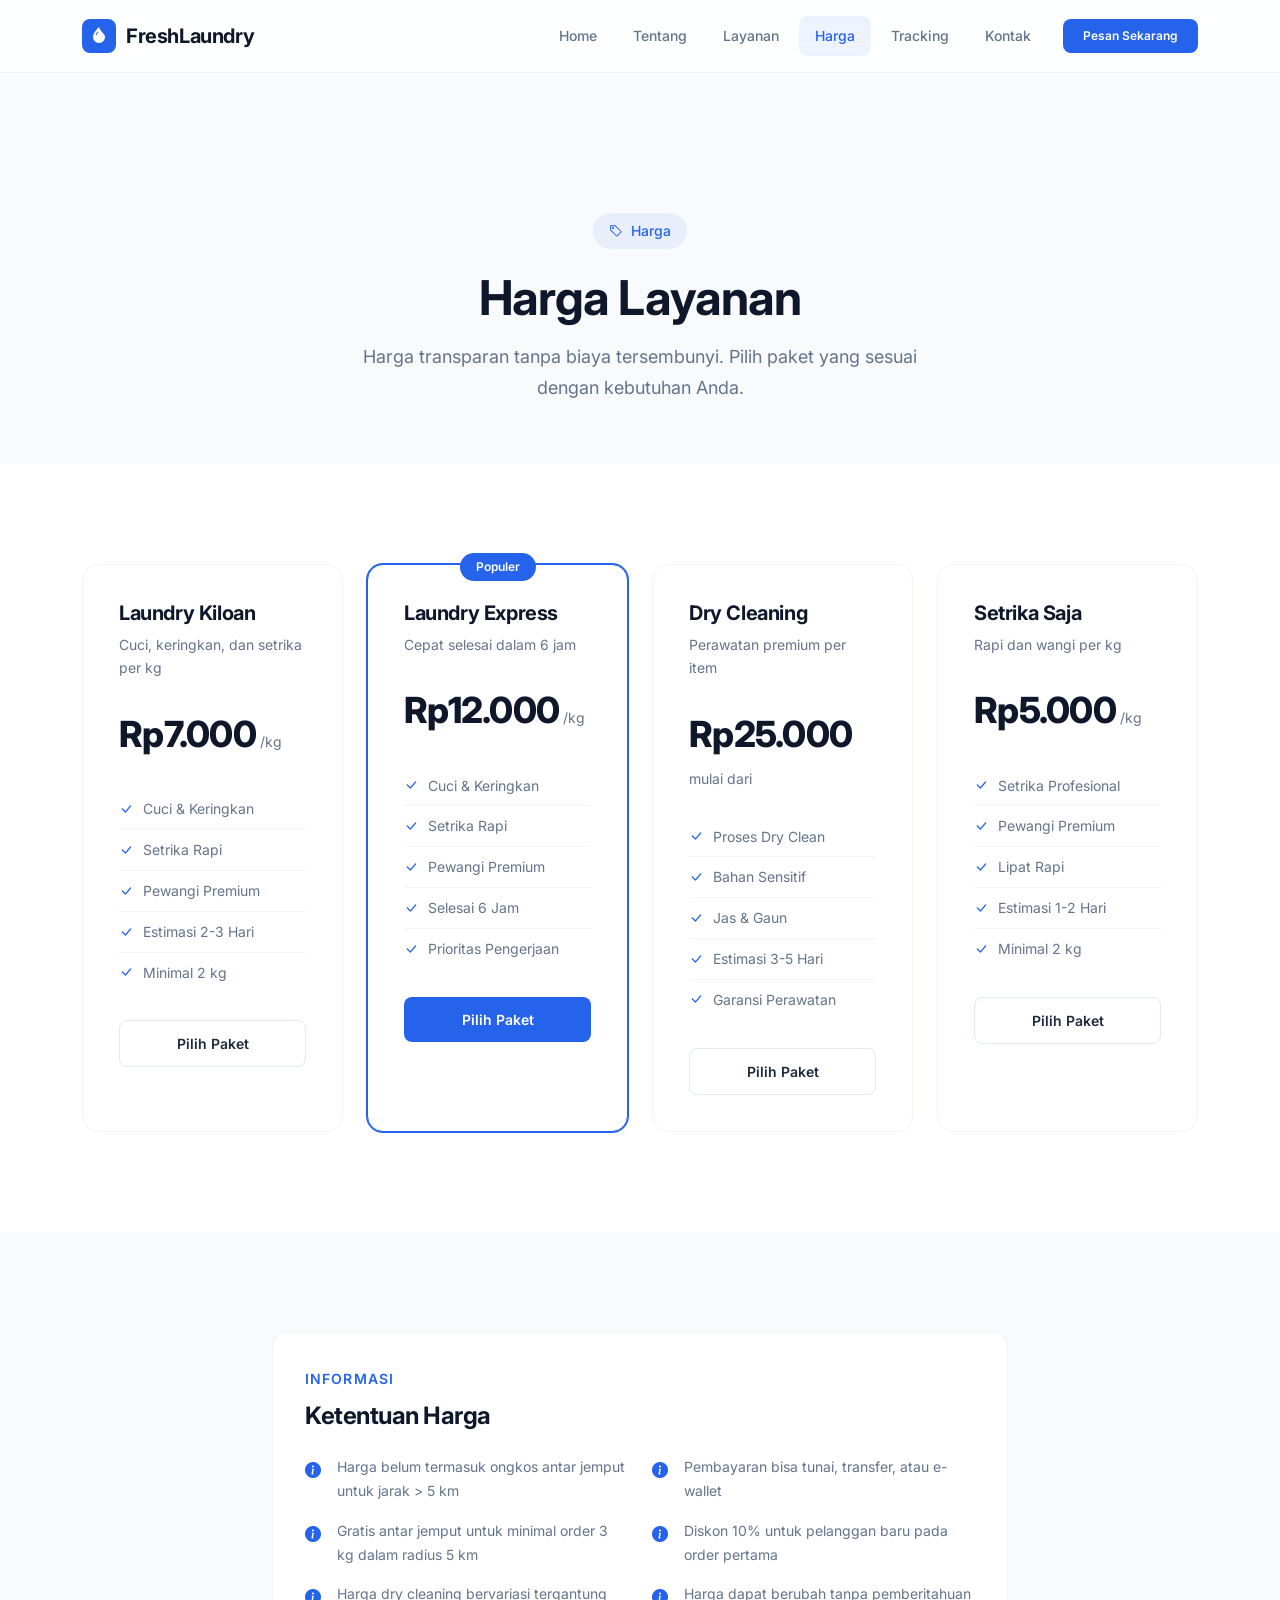
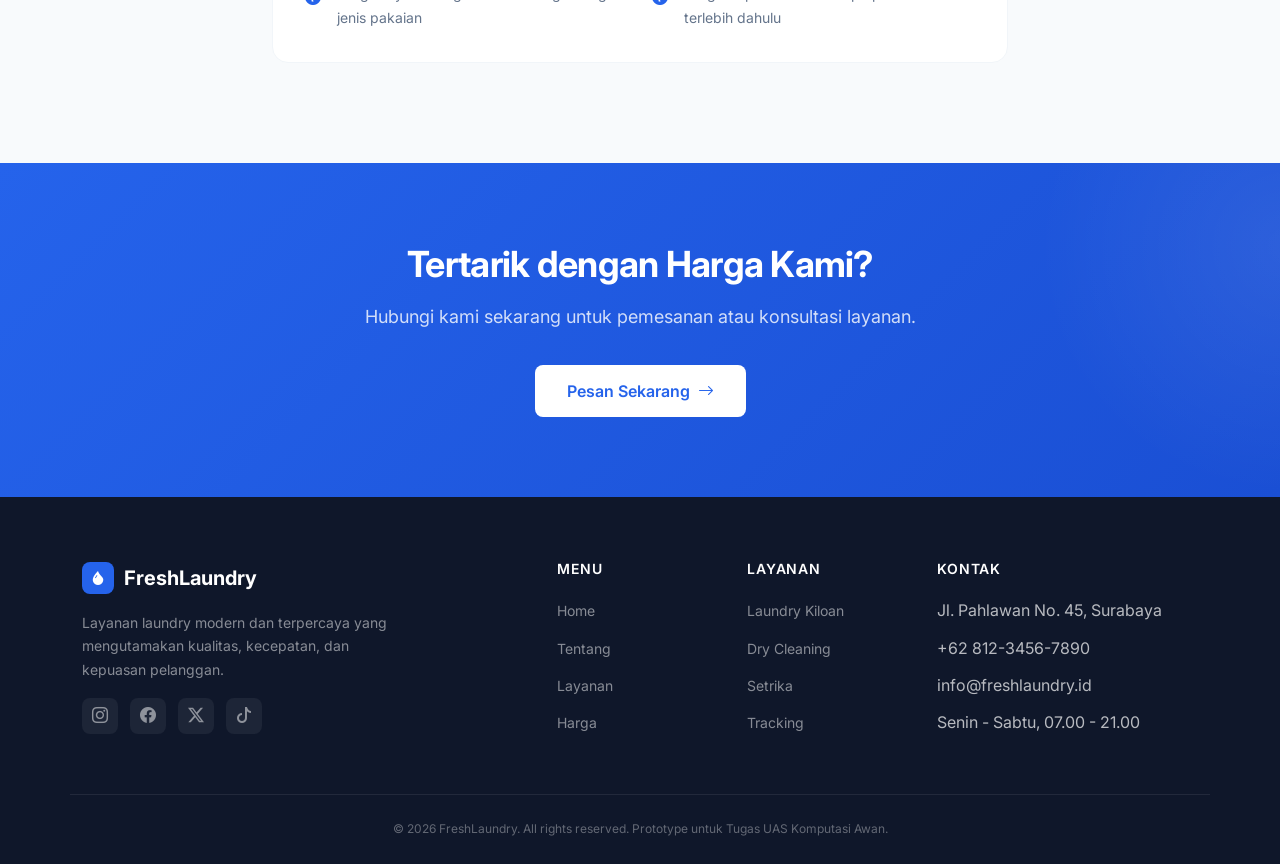
<file: pricing.html>
<!DOCTYPE html>
<html lang="id">
<head>
  <meta charset="UTF-8">
  <meta name="viewport" content="width=device-width, initial-scale=1.0">
  <meta name="description" content="Harga layanan FreshLaundry - Daftar harga transparan untuk laundry kiloan, express, dry cleaning, dan setrika.">
  <title>Harga — FreshLaundry</title>

  <link rel="preconnect" href="https://fonts.googleapis.com">
  <link rel="preconnect" href="https://fonts.gstatic.com" crossorigin>
  <link href="https://fonts.googleapis.com/css2?family=Inter:wght@400;500;600;700;800&display=swap" rel="stylesheet">
  <link href="https://cdn.jsdelivr.net/npm/bootstrap@5.3.3/dist/css/bootstrap.min.css" rel="stylesheet">
  <link href="https://cdn.jsdelivr.net/npm/bootstrap-icons@1.11.3/font/bootstrap-icons.min.css" rel="stylesheet">
  <link rel="stylesheet" href="assets/css/style.css">
</head>
<body>

  <!-- ==================== NAVBAR ==================== -->
  <nav class="navbar navbar-expand-lg navbar-custom sticky-top" id="mainNavbar">
    <div class="container">
      <a class="navbar-brand navbar-brand-custom" href="index.html">
        <span class="brand-icon"><i class="bi bi-droplet-fill"></i></span>
        FreshLaundry
      </a>
      <button class="navbar-toggler border-0 shadow-none" type="button" data-bs-toggle="collapse" data-bs-target="#navbarNav">
        <span class="navbar-toggler-icon"></span>
      </button>
      <div class="collapse navbar-collapse" id="navbarNav">
        <ul class="navbar-nav ms-auto me-3 gap-1">
          <li class="nav-item"><a class="nav-link" href="index.html">Home</a></li>
          <li class="nav-item"><a class="nav-link" href="about.html">Tentang</a></li>
          <li class="nav-item"><a class="nav-link" href="services.html">Layanan</a></li>
          <li class="nav-item"><a class="nav-link active" href="pricing.html">Harga</a></li>
          <li class="nav-item"><a class="nav-link" href="tracking.html">Tracking</a></li>
          <li class="nav-item"><a class="nav-link" href="contact.html">Kontak</a></li>
        </ul>
        <a href="contact.html" class="btn btn-primary-custom btn-sm-custom">
          Pesan Sekarang
        </a>
      </div>
    </div>
  </nav>


  <!-- ==================== PAGE HEADER ==================== -->
  <section class="page-header">
    <div class="container">
      <span class="page-label fade-in"><i class="bi bi-tag"></i> Harga</span>
      <h1 class="fade-in">Harga Layanan</h1>
      <p class="fade-in">Harga transparan tanpa biaya tersembunyi. Pilih paket yang sesuai dengan kebutuhan Anda.</p>
    </div>
  </section>


  <!-- ==================== PRICING CARDS ==================== -->
  <section class="section-padding bg-surface">
    <div class="container">
      <div class="row g-4 justify-content-center">

        <!-- Laundry Kiloan -->
        <div class="col-md-6 col-lg-3">
          <div class="pricing-card fade-in stagger-1">
            <h4>Laundry Kiloan</h4>
            <p class="pricing-desc">Cuci, keringkan, dan setrika per kg</p>
            <div class="pricing-price">
              <span class="amount">Rp7.000</span>
              <span class="unit">/kg</span>
            </div>
            <ul class="pricing-features">
              <li><i class="bi bi-check-lg"></i> Cuci &amp; Keringkan</li>
              <li><i class="bi bi-check-lg"></i> Setrika Rapi</li>
              <li><i class="bi bi-check-lg"></i> Pewangi Premium</li>
              <li><i class="bi bi-check-lg"></i> Estimasi 2-3 Hari</li>
              <li><i class="bi bi-check-lg"></i> Minimal 2 kg</li>
            </ul>
            <a href="contact.html" class="btn btn-secondary-custom w-100 justify-content-center">Pilih Paket</a>
          </div>
        </div>

        <!-- Laundry Express (Popular) -->
        <div class="col-md-6 col-lg-3">
          <div class="pricing-card popular fade-in stagger-2">
            <span class="pricing-badge">Populer</span>
            <h4>Laundry Express</h4>
            <p class="pricing-desc">Cepat selesai dalam 6 jam</p>
            <div class="pricing-price">
              <span class="amount">Rp12.000</span>
              <span class="unit">/kg</span>
            </div>
            <ul class="pricing-features">
              <li><i class="bi bi-check-lg"></i> Cuci &amp; Keringkan</li>
              <li><i class="bi bi-check-lg"></i> Setrika Rapi</li>
              <li><i class="bi bi-check-lg"></i> Pewangi Premium</li>
              <li><i class="bi bi-check-lg"></i> Selesai 6 Jam</li>
              <li><i class="bi bi-check-lg"></i> Prioritas Pengerjaan</li>
            </ul>
            <a href="contact.html" class="btn btn-primary-custom w-100 justify-content-center">Pilih Paket</a>
          </div>
        </div>

        <!-- Dry Cleaning -->
        <div class="col-md-6 col-lg-3">
          <div class="pricing-card fade-in stagger-3">
            <h4>Dry Cleaning</h4>
            <p class="pricing-desc">Perawatan premium per item</p>
            <div class="pricing-price">
              <span class="amount">Rp25.000</span>
              <span class="unit">mulai dari</span>
            </div>
            <ul class="pricing-features">
              <li><i class="bi bi-check-lg"></i> Proses Dry Clean</li>
              <li><i class="bi bi-check-lg"></i> Bahan Sensitif</li>
              <li><i class="bi bi-check-lg"></i> Jas &amp; Gaun</li>
              <li><i class="bi bi-check-lg"></i> Estimasi 3-5 Hari</li>
              <li><i class="bi bi-check-lg"></i> Garansi Perawatan</li>
            </ul>
            <a href="contact.html" class="btn btn-secondary-custom w-100 justify-content-center">Pilih Paket</a>
          </div>
        </div>

        <!-- Setrika -->
        <div class="col-md-6 col-lg-3">
          <div class="pricing-card fade-in stagger-4">
            <h4>Setrika Saja</h4>
            <p class="pricing-desc">Rapi dan wangi per kg</p>
            <div class="pricing-price">
              <span class="amount">Rp5.000</span>
              <span class="unit">/kg</span>
            </div>
            <ul class="pricing-features">
              <li><i class="bi bi-check-lg"></i> Setrika Profesional</li>
              <li><i class="bi bi-check-lg"></i> Pewangi Premium</li>
              <li><i class="bi bi-check-lg"></i> Lipat Rapi</li>
              <li><i class="bi bi-check-lg"></i> Estimasi 1-2 Hari</li>
              <li><i class="bi bi-check-lg"></i> Minimal 2 kg</li>
            </ul>
            <a href="contact.html" class="btn btn-secondary-custom w-100 justify-content-center">Pilih Paket</a>
          </div>
        </div>

      </div>
    </div>
  </section>


  <!-- ==================== INFO TAMBAHAN ==================== -->
  <section class="section-padding">
    <div class="container">
      <div class="row g-4 justify-content-center">
        <div class="col-lg-8">
          <div class="card-custom fade-in">
            <div class="section-label">Informasi</div>
            <h3 class="mb-4" style="font-size: var(--font-size-2xl);">Ketentuan Harga</h3>
            <div class="row g-4">
              <div class="col-md-6">
                <ul class="list-unstyled mb-0">
                  <li class="d-flex align-items-start gap-3 mb-3">
                    <span style="color: var(--color-primary); margin-top: 2px;"><i class="bi bi-info-circle-fill"></i></span>
                    <span class="text-muted-custom" style="font-size: var(--font-size-sm);">Harga belum termasuk ongkos antar jemput untuk jarak &gt; 5 km</span>
                  </li>
                  <li class="d-flex align-items-start gap-3 mb-3">
                    <span style="color: var(--color-primary); margin-top: 2px;"><i class="bi bi-info-circle-fill"></i></span>
                    <span class="text-muted-custom" style="font-size: var(--font-size-sm);">Gratis antar jemput untuk minimal order 3 kg dalam radius 5 km</span>
                  </li>
                  <li class="d-flex align-items-start gap-3">
                    <span style="color: var(--color-primary); margin-top: 2px;"><i class="bi bi-info-circle-fill"></i></span>
                    <span class="text-muted-custom" style="font-size: var(--font-size-sm);">Harga dry cleaning bervariasi tergantung jenis pakaian</span>
                  </li>
                </ul>
              </div>
              <div class="col-md-6">
                <ul class="list-unstyled mb-0">
                  <li class="d-flex align-items-start gap-3 mb-3">
                    <span style="color: var(--color-primary); margin-top: 2px;"><i class="bi bi-info-circle-fill"></i></span>
                    <span class="text-muted-custom" style="font-size: var(--font-size-sm);">Pembayaran bisa tunai, transfer, atau e-wallet</span>
                  </li>
                  <li class="d-flex align-items-start gap-3 mb-3">
                    <span style="color: var(--color-primary); margin-top: 2px;"><i class="bi bi-info-circle-fill"></i></span>
                    <span class="text-muted-custom" style="font-size: var(--font-size-sm);">Diskon 10% untuk pelanggan baru pada order pertama</span>
                  </li>
                  <li class="d-flex align-items-start gap-3">
                    <span style="color: var(--color-primary); margin-top: 2px;"><i class="bi bi-info-circle-fill"></i></span>
                    <span class="text-muted-custom" style="font-size: var(--font-size-sm);">Harga dapat berubah tanpa pemberitahuan terlebih dahulu</span>
                  </li>
                </ul>
              </div>
            </div>
          </div>
        </div>
      </div>
    </div>
  </section>


  <!-- ==================== CTA ==================== -->
  <section class="cta-section">
    <div class="container text-center">
      <h2 class="cta-title fade-in">Tertarik dengan Harga Kami?</h2>
      <p class="cta-desc fade-in">Hubungi kami sekarang untuk pemesanan atau konsultasi layanan.</p>
      <a href="contact.html" class="btn btn-cta fade-in">
        Pesan Sekarang
        <i class="bi bi-arrow-right ms-1"></i>
      </a>
    </div>
  </section>


  <!-- ==================== FOOTER ==================== -->
  <footer class="footer">
    <div class="container footer-top">
      <div class="row g-4">
        <div class="col-lg-4">
          <div class="footer-brand">
            <span class="brand-icon"><i class="bi bi-droplet-fill"></i></span>
            FreshLaundry
          </div>
          <p class="footer-desc">Layanan laundry modern dan terpercaya yang mengutamakan kualitas, kecepatan, dan kepuasan pelanggan.</p>
          <div class="footer-social mt-3">
            <a href="#"><i class="bi bi-instagram"></i></a>
            <a href="#"><i class="bi bi-facebook"></i></a>
            <a href="#"><i class="bi bi-twitter-x"></i></a>
            <a href="#"><i class="bi bi-tiktok"></i></a>
          </div>
        </div>
        <div class="col-6 col-lg-2 offset-lg-1">
          <h6 class="footer-heading">Menu</h6>
          <ul class="footer-links">
            <li><a href="index.html">Home</a></li>
            <li><a href="about.html">Tentang</a></li>
            <li><a href="services.html">Layanan</a></li>
            <li><a href="pricing.html">Harga</a></li>
          </ul>
        </div>
        <div class="col-6 col-lg-2">
          <h6 class="footer-heading">Layanan</h6>
          <ul class="footer-links">
            <li><a href="services.html">Laundry Kiloan</a></li>
            <li><a href="services.html">Dry Cleaning</a></li>
            <li><a href="services.html">Setrika</a></li>
            <li><a href="tracking.html">Tracking</a></li>
          </ul>
        </div>
        <div class="col-lg-3">
          <h6 class="footer-heading">Kontak</h6>
          <ul class="footer-links">
            <li>Jl. Pahlawan No. 45, Surabaya</li>
            <li>+62 812-3456-7890</li>
            <li>info@freshlaundry.id</li>
            <li>Senin - Sabtu, 07.00 - 21.00</li>
          </ul>
        </div>
      </div>
    </div>
    <div class="footer-bottom">
      <div class="container">
        &copy; 2026 FreshLaundry. All rights reserved. Prototype untuk Tugas UAS Komputasi Awan.
      </div>
    </div>
  </footer>

  <script src="https://cdn.jsdelivr.net/npm/bootstrap@5.3.3/dist/js/bootstrap.bundle.min.js"></script>
  <script src="assets/js/script.js"></script>
</body>
</html>
</file>
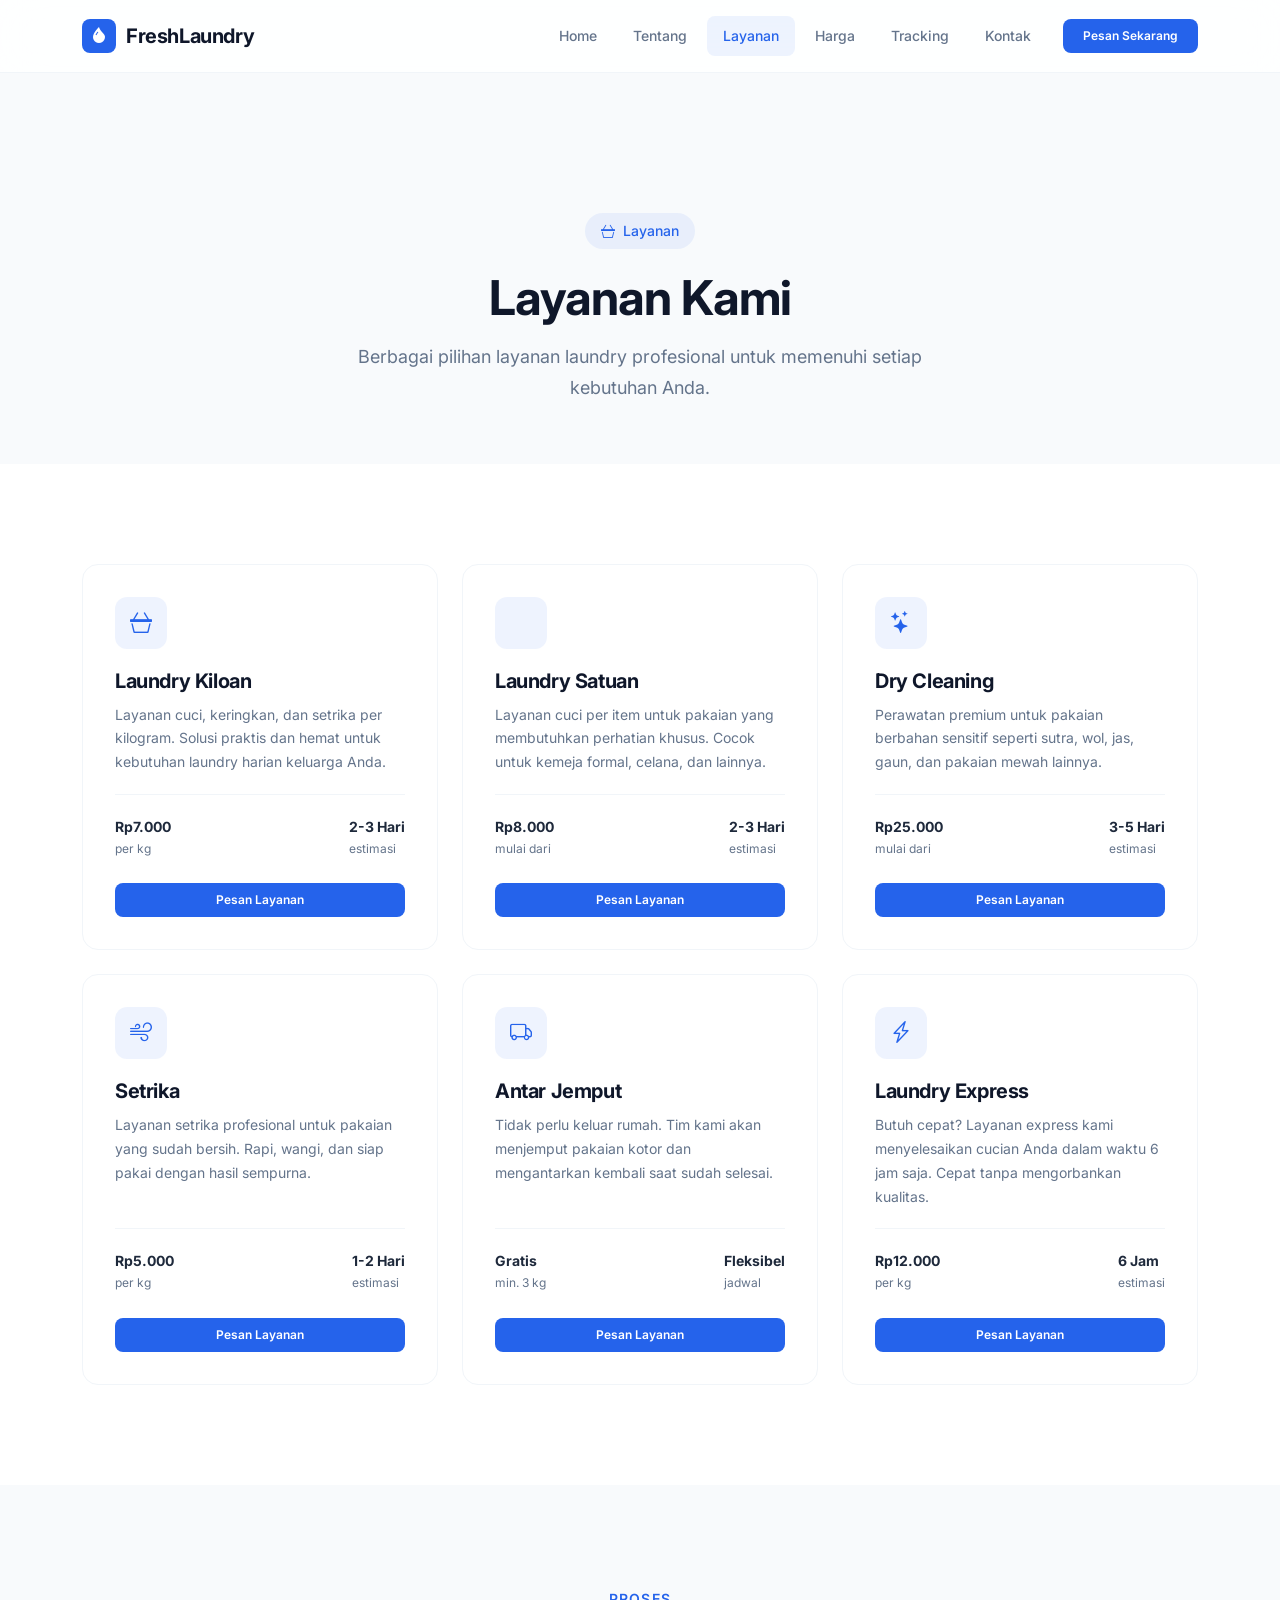
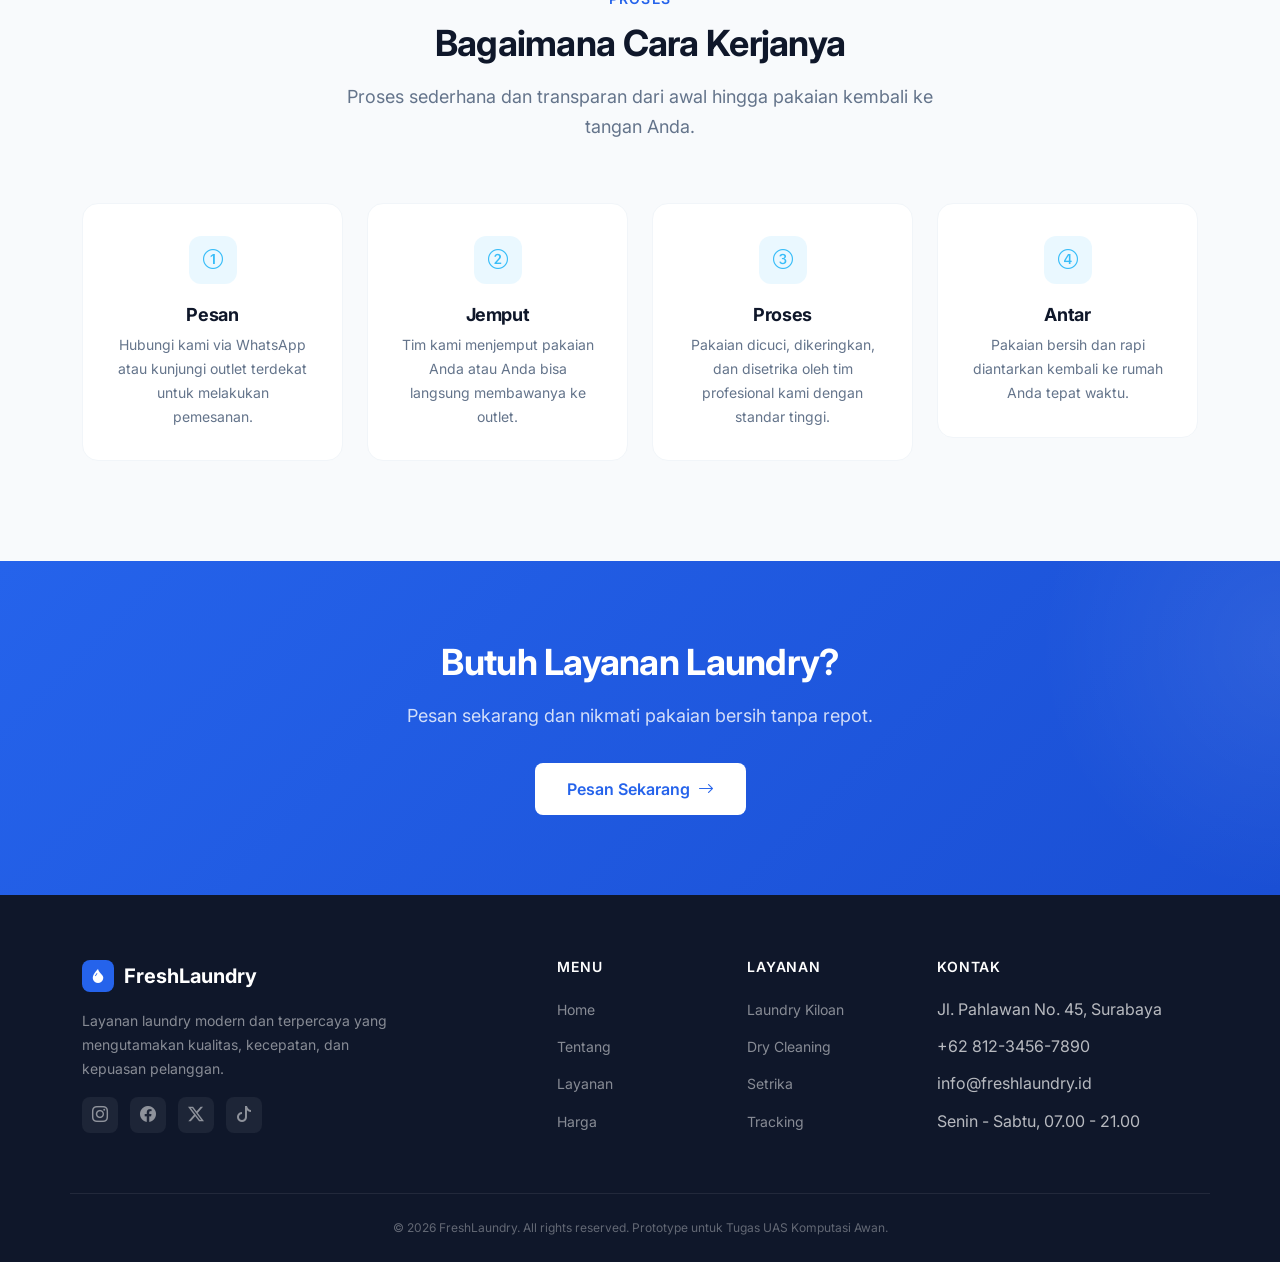
<file: services.html>
<!DOCTYPE html>
<html lang="id">
<head>
  <meta charset="UTF-8">
  <meta name="viewport" content="width=device-width, initial-scale=1.0">
  <meta name="description" content="Layanan FreshLaundry - Laundry kiloan, satuan, dry cleaning, setrika, dan antar jemput dengan kualitas profesional.">
  <title>Layanan — FreshLaundry</title>

  <link rel="preconnect" href="https://fonts.googleapis.com">
  <link rel="preconnect" href="https://fonts.gstatic.com" crossorigin>
  <link href="https://fonts.googleapis.com/css2?family=Inter:wght@400;500;600;700;800&display=swap" rel="stylesheet">
  <link href="https://cdn.jsdelivr.net/npm/bootstrap@5.3.3/dist/css/bootstrap.min.css" rel="stylesheet">
  <link href="https://cdn.jsdelivr.net/npm/bootstrap-icons@1.11.3/font/bootstrap-icons.min.css" rel="stylesheet">
  <link rel="stylesheet" href="assets/css/style.css">
</head>
<body>

  <!-- ==================== NAVBAR ==================== -->
  <nav class="navbar navbar-expand-lg navbar-custom sticky-top" id="mainNavbar">
    <div class="container">
      <a class="navbar-brand navbar-brand-custom" href="index.html">
        <span class="brand-icon"><i class="bi bi-droplet-fill"></i></span>
        FreshLaundry
      </a>
      <button class="navbar-toggler border-0 shadow-none" type="button" data-bs-toggle="collapse" data-bs-target="#navbarNav">
        <span class="navbar-toggler-icon"></span>
      </button>
      <div class="collapse navbar-collapse" id="navbarNav">
        <ul class="navbar-nav ms-auto me-3 gap-1">
          <li class="nav-item"><a class="nav-link" href="index.html">Home</a></li>
          <li class="nav-item"><a class="nav-link" href="about.html">Tentang</a></li>
          <li class="nav-item"><a class="nav-link active" href="services.html">Layanan</a></li>
          <li class="nav-item"><a class="nav-link" href="pricing.html">Harga</a></li>
          <li class="nav-item"><a class="nav-link" href="tracking.html">Tracking</a></li>
          <li class="nav-item"><a class="nav-link" href="contact.html">Kontak</a></li>
        </ul>
        <a href="contact.html" class="btn btn-primary-custom btn-sm-custom">
          Pesan Sekarang
        </a>
      </div>
    </div>
  </nav>


  <!-- ==================== PAGE HEADER ==================== -->
  <section class="page-header">
    <div class="container">
      <span class="page-label fade-in"><i class="bi bi-basket3"></i> Layanan</span>
      <h1 class="fade-in">Layanan Kami</h1>
      <p class="fade-in">Berbagai pilihan layanan laundry profesional untuk memenuhi setiap kebutuhan Anda.</p>
    </div>
  </section>


  <!-- ==================== DAFTAR LAYANAN ==================== -->
  <section class="section-padding bg-surface">
    <div class="container">
      <div class="row g-4">

        <!-- Laundry Kiloan -->
        <div class="col-md-6 col-lg-4">
          <div class="service-card fade-in stagger-1">
            <div class="service-icon"><i class="bi bi-basket3"></i></div>
            <h4>Laundry Kiloan</h4>
            <p class="service-desc">
              Layanan cuci, keringkan, dan setrika per kilogram. Solusi praktis dan hemat untuk kebutuhan laundry harian keluarga Anda.
            </p>
            <div class="service-meta">
              <div class="meta-item">
                <strong>Rp7.000</strong>
                per kg
              </div>
              <div class="meta-item">
                <strong>2-3 Hari</strong>
                estimasi
              </div>
            </div>
            <a href="contact.html" class="btn btn-primary-custom btn-sm-custom w-100 justify-content-center mt-4">
              Pesan Layanan
            </a>
          </div>
        </div>

        <!-- Laundry Satuan -->
        <div class="col-md-6 col-lg-4">
          <div class="service-card fade-in stagger-2">
            <div class="service-icon"><i class="bi bi-hanger"></i></div>
            <h4>Laundry Satuan</h4>
            <p class="service-desc">
              Layanan cuci per item untuk pakaian yang membutuhkan perhatian khusus. Cocok untuk kemeja formal, celana, dan lainnya.
            </p>
            <div class="service-meta">
              <div class="meta-item">
                <strong>Rp8.000</strong>
                mulai dari
              </div>
              <div class="meta-item">
                <strong>2-3 Hari</strong>
                estimasi
              </div>
            </div>
            <a href="contact.html" class="btn btn-primary-custom btn-sm-custom w-100 justify-content-center mt-4">
              Pesan Layanan
            </a>
          </div>
        </div>

        <!-- Dry Cleaning -->
        <div class="col-md-6 col-lg-4">
          <div class="service-card fade-in stagger-3">
            <div class="service-icon"><i class="bi bi-stars"></i></div>
            <h4>Dry Cleaning</h4>
            <p class="service-desc">
              Perawatan premium untuk pakaian berbahan sensitif seperti sutra, wol, jas, gaun, dan pakaian mewah lainnya.
            </p>
            <div class="service-meta">
              <div class="meta-item">
                <strong>Rp25.000</strong>
                mulai dari
              </div>
              <div class="meta-item">
                <strong>3-5 Hari</strong>
                estimasi
              </div>
            </div>
            <a href="contact.html" class="btn btn-primary-custom btn-sm-custom w-100 justify-content-center mt-4">
              Pesan Layanan
            </a>
          </div>
        </div>

        <!-- Setrika -->
        <div class="col-md-6 col-lg-4">
          <div class="service-card fade-in stagger-1">
            <div class="service-icon"><i class="bi bi-wind"></i></div>
            <h4>Setrika</h4>
            <p class="service-desc">
              Layanan setrika profesional untuk pakaian yang sudah bersih. Rapi, wangi, dan siap pakai dengan hasil sempurna.
            </p>
            <div class="service-meta">
              <div class="meta-item">
                <strong>Rp5.000</strong>
                per kg
              </div>
              <div class="meta-item">
                <strong>1-2 Hari</strong>
                estimasi
              </div>
            </div>
            <a href="contact.html" class="btn btn-primary-custom btn-sm-custom w-100 justify-content-center mt-4">
              Pesan Layanan
            </a>
          </div>
        </div>

        <!-- Antar Jemput -->
        <div class="col-md-6 col-lg-4">
          <div class="service-card fade-in stagger-2">
            <div class="service-icon"><i class="bi bi-truck"></i></div>
            <h4>Antar Jemput</h4>
            <p class="service-desc">
              Tidak perlu keluar rumah. Tim kami akan menjemput pakaian kotor dan mengantarkan kembali saat sudah selesai.
            </p>
            <div class="service-meta">
              <div class="meta-item">
                <strong>Gratis</strong>
                min. 3 kg
              </div>
              <div class="meta-item">
                <strong>Fleksibel</strong>
                jadwal
              </div>
            </div>
            <a href="contact.html" class="btn btn-primary-custom btn-sm-custom w-100 justify-content-center mt-4">
              Pesan Layanan
            </a>
          </div>
        </div>

        <!-- Laundry Express -->
        <div class="col-md-6 col-lg-4">
          <div class="service-card fade-in stagger-3">
            <div class="service-icon"><i class="bi bi-lightning-charge"></i></div>
            <h4>Laundry Express</h4>
            <p class="service-desc">
              Butuh cepat? Layanan express kami menyelesaikan cucian Anda dalam waktu 6 jam saja. Cepat tanpa mengorbankan kualitas.
            </p>
            <div class="service-meta">
              <div class="meta-item">
                <strong>Rp12.000</strong>
                per kg
              </div>
              <div class="meta-item">
                <strong>6 Jam</strong>
                estimasi
              </div>
            </div>
            <a href="contact.html" class="btn btn-primary-custom btn-sm-custom w-100 justify-content-center mt-4">
              Pesan Layanan
            </a>
          </div>
        </div>

      </div>
    </div>
  </section>


  <!-- ==================== PROSES KERJA ==================== -->
  <section class="section-padding">
    <div class="container">
      <div class="section-header">
        <span class="section-label fade-in">Proses</span>
        <h2 class="section-title fade-in">Bagaimana Cara Kerjanya</h2>
        <p class="section-desc fade-in">Proses sederhana dan transparan dari awal hingga pakaian kembali ke tangan Anda.</p>
      </div>
      <div class="row g-4">
        <div class="col-md-6 col-lg-3">
          <div class="card-custom text-center fade-in stagger-1">
            <div class="card-icon mx-auto" style="background: var(--color-accent-light); color: var(--color-accent);">
              <i class="bi bi-1-circle"></i>
            </div>
            <h4 style="font-size: var(--font-size-lg);">Pesan</h4>
            <p class="text-muted-custom mb-0" style="font-size: var(--font-size-sm);">
              Hubungi kami via WhatsApp atau kunjungi outlet terdekat untuk melakukan pemesanan.
            </p>
          </div>
        </div>
        <div class="col-md-6 col-lg-3">
          <div class="card-custom text-center fade-in stagger-2">
            <div class="card-icon mx-auto" style="background: var(--color-accent-light); color: var(--color-accent);">
              <i class="bi bi-2-circle"></i>
            </div>
            <h4 style="font-size: var(--font-size-lg);">Jemput</h4>
            <p class="text-muted-custom mb-0" style="font-size: var(--font-size-sm);">
              Tim kami menjemput pakaian Anda atau Anda bisa langsung membawanya ke outlet.
            </p>
          </div>
        </div>
        <div class="col-md-6 col-lg-3">
          <div class="card-custom text-center fade-in stagger-3">
            <div class="card-icon mx-auto" style="background: var(--color-accent-light); color: var(--color-accent);">
              <i class="bi bi-3-circle"></i>
            </div>
            <h4 style="font-size: var(--font-size-lg);">Proses</h4>
            <p class="text-muted-custom mb-0" style="font-size: var(--font-size-sm);">
              Pakaian dicuci, dikeringkan, dan disetrika oleh tim profesional kami dengan standar tinggi.
            </p>
          </div>
        </div>
        <div class="col-md-6 col-lg-3">
          <div class="card-custom text-center fade-in stagger-4">
            <div class="card-icon mx-auto" style="background: var(--color-accent-light); color: var(--color-accent);">
              <i class="bi bi-4-circle"></i>
            </div>
            <h4 style="font-size: var(--font-size-lg);">Antar</h4>
            <p class="text-muted-custom mb-0" style="font-size: var(--font-size-sm);">
              Pakaian bersih dan rapi diantarkan kembali ke rumah Anda tepat waktu.
            </p>
          </div>
        </div>
      </div>
    </div>
  </section>


  <!-- ==================== CTA ==================== -->
  <section class="cta-section">
    <div class="container text-center">
      <h2 class="cta-title fade-in">Butuh Layanan Laundry?</h2>
      <p class="cta-desc fade-in">Pesan sekarang dan nikmati pakaian bersih tanpa repot.</p>
      <a href="contact.html" class="btn btn-cta fade-in">
        Pesan Sekarang
        <i class="bi bi-arrow-right ms-1"></i>
      </a>
    </div>
  </section>


  <!-- ==================== FOOTER ==================== -->
  <footer class="footer">
    <div class="container footer-top">
      <div class="row g-4">
        <div class="col-lg-4">
          <div class="footer-brand">
            <span class="brand-icon"><i class="bi bi-droplet-fill"></i></span>
            FreshLaundry
          </div>
          <p class="footer-desc">Layanan laundry modern dan terpercaya yang mengutamakan kualitas, kecepatan, dan kepuasan pelanggan.</p>
          <div class="footer-social mt-3">
            <a href="#"><i class="bi bi-instagram"></i></a>
            <a href="#"><i class="bi bi-facebook"></i></a>
            <a href="#"><i class="bi bi-twitter-x"></i></a>
            <a href="#"><i class="bi bi-tiktok"></i></a>
          </div>
        </div>
        <div class="col-6 col-lg-2 offset-lg-1">
          <h6 class="footer-heading">Menu</h6>
          <ul class="footer-links">
            <li><a href="index.html">Home</a></li>
            <li><a href="about.html">Tentang</a></li>
            <li><a href="services.html">Layanan</a></li>
            <li><a href="pricing.html">Harga</a></li>
          </ul>
        </div>
        <div class="col-6 col-lg-2">
          <h6 class="footer-heading">Layanan</h6>
          <ul class="footer-links">
            <li><a href="services.html">Laundry Kiloan</a></li>
            <li><a href="services.html">Dry Cleaning</a></li>
            <li><a href="services.html">Setrika</a></li>
            <li><a href="tracking.html">Tracking</a></li>
          </ul>
        </div>
        <div class="col-lg-3">
          <h6 class="footer-heading">Kontak</h6>
          <ul class="footer-links">
            <li>Jl. Pahlawan No. 45, Surabaya</li>
            <li>+62 812-3456-7890</li>
            <li>info@freshlaundry.id</li>
            <li>Senin - Sabtu, 07.00 - 21.00</li>
          </ul>
        </div>
      </div>
    </div>
    <div class="footer-bottom">
      <div class="container">
        &copy; 2026 FreshLaundry. All rights reserved. Prototype untuk Tugas UAS Komputasi Awan.
      </div>
    </div>
  </footer>

  <script src="https://cdn.jsdelivr.net/npm/bootstrap@5.3.3/dist/js/bootstrap.bundle.min.js"></script>
  <script src="assets/js/script.js"></script>
</body>
</html>
</file>
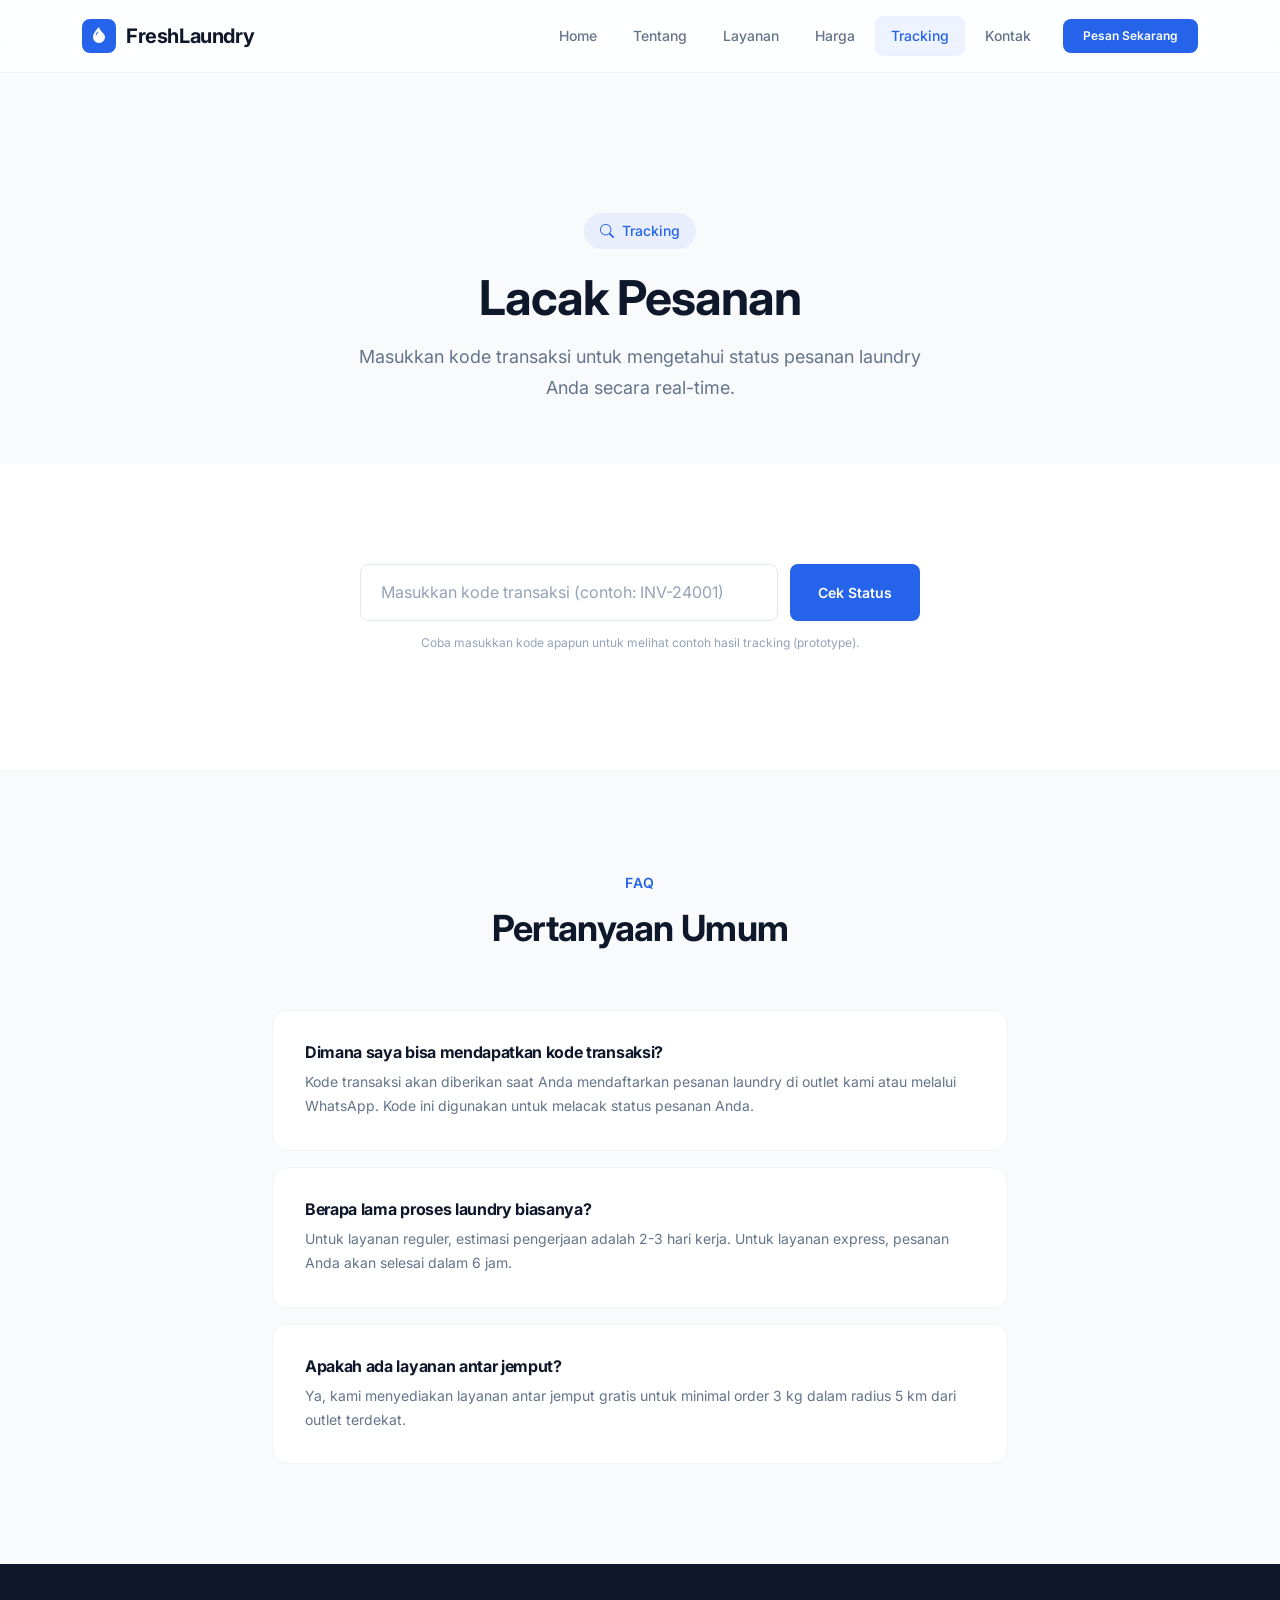
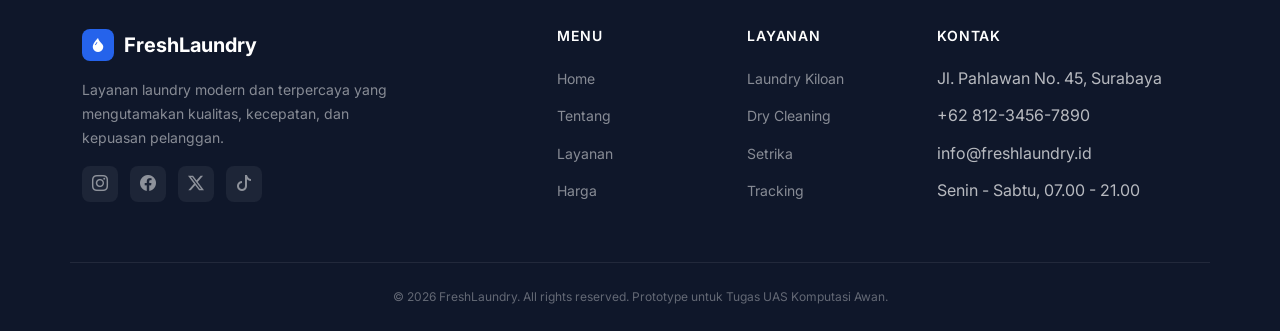
<file: tracking.html>
<!DOCTYPE html>
<html lang="id">
<head>
  <meta charset="UTF-8">
  <meta name="viewport" content="width=device-width, initial-scale=1.0">
  <meta name="description" content="Tracking laundry FreshLaundry - Cek status pesanan laundry Anda secara real-time dengan kode transaksi.">
  <title>Tracking — FreshLaundry</title>

  <link rel="preconnect" href="https://fonts.googleapis.com">
  <link rel="preconnect" href="https://fonts.gstatic.com" crossorigin>
  <link href="https://fonts.googleapis.com/css2?family=Inter:wght@400;500;600;700;800&display=swap" rel="stylesheet">
  <link href="https://cdn.jsdelivr.net/npm/bootstrap@5.3.3/dist/css/bootstrap.min.css" rel="stylesheet">
  <link href="https://cdn.jsdelivr.net/npm/bootstrap-icons@1.11.3/font/bootstrap-icons.min.css" rel="stylesheet">
  <link rel="stylesheet" href="assets/css/style.css">
</head>
<body>

  <!-- ==================== NAVBAR ==================== -->
  <nav class="navbar navbar-expand-lg navbar-custom sticky-top" id="mainNavbar">
    <div class="container">
      <a class="navbar-brand navbar-brand-custom" href="index.html">
        <span class="brand-icon"><i class="bi bi-droplet-fill"></i></span>
        FreshLaundry
      </a>
      <button class="navbar-toggler border-0 shadow-none" type="button" data-bs-toggle="collapse" data-bs-target="#navbarNav">
        <span class="navbar-toggler-icon"></span>
      </button>
      <div class="collapse navbar-collapse" id="navbarNav">
        <ul class="navbar-nav ms-auto me-3 gap-1">
          <li class="nav-item"><a class="nav-link" href="index.html">Home</a></li>
          <li class="nav-item"><a class="nav-link" href="about.html">Tentang</a></li>
          <li class="nav-item"><a class="nav-link" href="services.html">Layanan</a></li>
          <li class="nav-item"><a class="nav-link" href="pricing.html">Harga</a></li>
          <li class="nav-item"><a class="nav-link active" href="tracking.html">Tracking</a></li>
          <li class="nav-item"><a class="nav-link" href="contact.html">Kontak</a></li>
        </ul>
        <a href="contact.html" class="btn btn-primary-custom btn-sm-custom">
          Pesan Sekarang
        </a>
      </div>
    </div>
  </nav>


  <!-- ==================== PAGE HEADER ==================== -->
  <section class="page-header">
    <div class="container">
      <span class="page-label fade-in"><i class="bi bi-search"></i> Tracking</span>
      <h1 class="fade-in">Lacak Pesanan</h1>
      <p class="fade-in">Masukkan kode transaksi untuk mengetahui status pesanan laundry Anda secara real-time.</p>
    </div>
  </section>


  <!-- ==================== TRACKING FORM ==================== -->
  <section class="section-padding bg-surface">
    <div class="container">
      <div class="tracking-form-wrapper">
        <form id="trackingForm">
          <div class="tracking-input-group fade-in">
            <input type="text" id="trackingInput" placeholder="Masukkan kode transaksi (contoh: INV-24001)" autocomplete="off">
            <button type="submit" class="btn btn-primary-custom">
              Cek Status
            </button>
          </div>
          <p class="tracking-hint fade-in">Coba masukkan kode apapun untuk melihat contoh hasil tracking (prototype).</p>
        </form>

        <!-- ==================== TRACKING RESULT ==================== -->
        <div class="tracking-result" id="trackingResult">
          <div class="result-card">
            <div class="result-header">
              <span class="result-code" id="resultCode">INV-24001</span>
              <span class="result-status">
                <i class="bi bi-circle-fill" style="font-size: 8px;"></i>
                <span id="resultStatus">Sedang Dicuci</span>
              </span>
            </div>
            <div class="result-body">
              <div class="result-row">
                <span class="label">Nama Pelanggan</span>
                <span class="value" id="resultName">Budi Santoso</span>
              </div>
              <div class="result-row">
                <span class="label">No. Telepon</span>
                <span class="value" id="resultPhone">0812-XXXX-XXXX</span>
              </div>
              <div class="result-row">
                <span class="label">Layanan</span>
                <span class="value" id="resultService">Laundry Kiloan</span>
              </div>
              <div class="result-row">
                <span class="label">Berat</span>
                <span class="value" id="resultWeight">3.5 kg</span>
              </div>
              <div class="result-row">
                <span class="label">Diterima</span>
                <span class="value" id="resultReceived">5 Juli 2026, 10.00 WIB</span>
              </div>
              <div class="result-row">
                <span class="label">Estimasi Selesai</span>
                <span class="value" id="resultEstimate">6 Juli 2026, 16.00 WIB</span>
              </div>
              <div class="result-row">
                <span class="label">Total</span>
                <span class="value" id="resultTotal" style="color: var(--color-primary); font-weight: 700;">Rp24.500</span>
              </div>

              <!-- Timeline Progress -->
              <div class="tracking-timeline">
                <div class="timeline-item">
                  <div class="timeline-dot done"><i class="bi bi-check"></i></div>
                  <div class="timeline-content">
                    <div class="timeline-title">Pesanan Diterima</div>
                    <div class="timeline-time">5 Juli 2026, 10.00 WIB</div>
                  </div>
                </div>
                <div class="timeline-item">
                  <div class="timeline-dot done"><i class="bi bi-check"></i></div>
                  <div class="timeline-content">
                    <div class="timeline-title">Sedang Ditimbang &amp; Diproses</div>
                    <div class="timeline-time">5 Juli 2026, 10.30 WIB</div>
                  </div>
                </div>
                <div class="timeline-item">
                  <div class="timeline-dot active"><i class="bi bi-arrow-repeat"></i></div>
                  <div class="timeline-content">
                    <div class="timeline-title">Sedang Dicuci</div>
                    <div class="timeline-time">5 Juli 2026, 11.00 WIB</div>
                  </div>
                </div>
                <div class="timeline-item">
                  <div class="timeline-dot pending"><i class="bi bi-wind"></i></div>
                  <div class="timeline-content">
                    <div class="timeline-title">Pengeringan &amp; Setrika</div>
                    <div class="timeline-time">Menunggu</div>
                  </div>
                </div>
                <div class="timeline-item">
                  <div class="timeline-dot pending"><i class="bi bi-check-all"></i></div>
                  <div class="timeline-content">
                    <div class="timeline-title">Siap Diambil / Diantar</div>
                    <div class="timeline-time">Estimasi 6 Juli 2026</div>
                  </div>
                </div>
              </div>
            </div>
          </div>
        </div>
      </div>
    </div>
  </section>


  <!-- ==================== FAQ SINGKAT ==================== -->
  <section class="section-padding">
    <div class="container">
      <div class="row justify-content-center">
        <div class="col-lg-8">
          <div class="section-header">
            <span class="section-label fade-in">FAQ</span>
            <h2 class="section-title fade-in">Pertanyaan Umum</h2>
          </div>
          <div class="fade-in">
            <div class="card-custom mb-3">
              <h4 style="font-size: var(--font-size-base); margin-bottom: 8px;">Dimana saya bisa mendapatkan kode transaksi?</h4>
              <p class="text-muted-custom mb-0" style="font-size: var(--font-size-sm);">
                Kode transaksi akan diberikan saat Anda mendaftarkan pesanan laundry di outlet kami atau melalui WhatsApp. Kode ini digunakan untuk melacak status pesanan Anda.
              </p>
            </div>
            <div class="card-custom mb-3">
              <h4 style="font-size: var(--font-size-base); margin-bottom: 8px;">Berapa lama proses laundry biasanya?</h4>
              <p class="text-muted-custom mb-0" style="font-size: var(--font-size-sm);">
                Untuk layanan reguler, estimasi pengerjaan adalah 2-3 hari kerja. Untuk layanan express, pesanan Anda akan selesai dalam 6 jam.
              </p>
            </div>
            <div class="card-custom">
              <h4 style="font-size: var(--font-size-base); margin-bottom: 8px;">Apakah ada layanan antar jemput?</h4>
              <p class="text-muted-custom mb-0" style="font-size: var(--font-size-sm);">
                Ya, kami menyediakan layanan antar jemput gratis untuk minimal order 3 kg dalam radius 5 km dari outlet terdekat.
              </p>
            </div>
          </div>
        </div>
      </div>
    </div>
  </section>


  <!-- ==================== FOOTER ==================== -->
  <footer class="footer">
    <div class="container footer-top">
      <div class="row g-4">
        <div class="col-lg-4">
          <div class="footer-brand">
            <span class="brand-icon"><i class="bi bi-droplet-fill"></i></span>
            FreshLaundry
          </div>
          <p class="footer-desc">Layanan laundry modern dan terpercaya yang mengutamakan kualitas, kecepatan, dan kepuasan pelanggan.</p>
          <div class="footer-social mt-3">
            <a href="#"><i class="bi bi-instagram"></i></a>
            <a href="#"><i class="bi bi-facebook"></i></a>
            <a href="#"><i class="bi bi-twitter-x"></i></a>
            <a href="#"><i class="bi bi-tiktok"></i></a>
          </div>
        </div>
        <div class="col-6 col-lg-2 offset-lg-1">
          <h6 class="footer-heading">Menu</h6>
          <ul class="footer-links">
            <li><a href="index.html">Home</a></li>
            <li><a href="about.html">Tentang</a></li>
            <li><a href="services.html">Layanan</a></li>
            <li><a href="pricing.html">Harga</a></li>
          </ul>
        </div>
        <div class="col-6 col-lg-2">
          <h6 class="footer-heading">Layanan</h6>
          <ul class="footer-links">
            <li><a href="services.html">Laundry Kiloan</a></li>
            <li><a href="services.html">Dry Cleaning</a></li>
            <li><a href="services.html">Setrika</a></li>
            <li><a href="tracking.html">Tracking</a></li>
          </ul>
        </div>
        <div class="col-lg-3">
          <h6 class="footer-heading">Kontak</h6>
          <ul class="footer-links">
            <li>Jl. Pahlawan No. 45, Surabaya</li>
            <li>+62 812-3456-7890</li>
            <li>info@freshlaundry.id</li>
            <li>Senin - Sabtu, 07.00 - 21.00</li>
          </ul>
        </div>
      </div>
    </div>
    <div class="footer-bottom">
      <div class="container">
        &copy; 2026 FreshLaundry. All rights reserved. Prototype untuk Tugas UAS Komputasi Awan.
      </div>
    </div>
  </footer>

  <script src="https://cdn.jsdelivr.net/npm/bootstrap@5.3.3/dist/js/bootstrap.bundle.min.js"></script>
  <script src="assets/js/script.js"></script>
</body>
</html>
</file>
<file: assets/css/style.css>
/* ============================================================
   UMKM Laundry - Modern Prototype Website
   Design System & Global Styles
   ============================================================ */

/* ---------- CSS Custom Properties (Design Tokens) ---------- */
:root {
  --color-primary: #2563EB;
  --color-primary-hover: #1d4ed8;
  --color-primary-light: rgba(37, 99, 235, 0.08);
  --color-secondary: #0F172A;
  --color-background: #F8FAFC;
  --color-surface: #FFFFFF;
  --color-text: #1E293B;
  --color-text-muted: #64748B;
  --color-text-light: #94A3B8;
  --color-accent: #38BDF8;
  --color-accent-light: rgba(56, 189, 248, 0.1);
  --color-border: #E2E8F0;
  --color-border-light: #F1F5F9;

  --font-family: 'Inter', -apple-system, BlinkMacSystemFont, 'Segoe UI', sans-serif;
  --font-size-xs: 0.75rem;
  --font-size-sm: 0.875rem;
  --font-size-base: 1rem;
  --font-size-lg: 1.125rem;
  --font-size-xl: 1.25rem;
  --font-size-2xl: 1.5rem;
  --font-size-3xl: 1.875rem;
  --font-size-4xl: 2.25rem;
  --font-size-5xl: 3rem;
  --font-size-6xl: 3.75rem;

  --shadow-xs: 0 1px 2px rgba(0, 0, 0, 0.04);
  --shadow-sm: 0 1px 3px rgba(0, 0, 0, 0.06), 0 1px 2px rgba(0, 0, 0, 0.04);
  --shadow-md: 0 4px 6px -1px rgba(0, 0, 0, 0.06), 0 2px 4px -2px rgba(0, 0, 0, 0.04);
  --shadow-lg: 0 10px 15px -3px rgba(0, 0, 0, 0.06), 0 4px 6px -4px rgba(0, 0, 0, 0.04);
  --shadow-xl: 0 20px 25px -5px rgba(0, 0, 0, 0.06), 0 8px 10px -6px rgba(0, 0, 0, 0.04);

  --radius-sm: 8px;
  --radius-md: 12px;
  --radius-lg: 16px;
  --radius-xl: 20px;
  --radius-2xl: 24px;
  --radius-full: 9999px;

  --transition-fast: 150ms ease;
  --transition-base: 250ms ease;
  --transition-slow: 350ms ease;

  --spacing-section: 100px;
}


/* ---------- Reset & Base ---------- */
*,
*::before,
*::after {
  box-sizing: border-box;
}

html {
  scroll-behavior: smooth;
  -webkit-font-smoothing: antialiased;
  -moz-osx-font-smoothing: grayscale;
}

body {
  font-family: var(--font-family);
  color: var(--color-text);
  background-color: var(--color-background);
  line-height: 1.7;
  font-size: var(--font-size-base);
  overflow-x: hidden;
}

img {
  max-width: 100%;
  height: auto;
}

a {
  color: var(--color-primary);
  text-decoration: none;
  transition: color var(--transition-fast);
}

a:hover {
  color: var(--color-primary-hover);
}


/* ---------- Typography ---------- */
h1, h2, h3, h4, h5, h6 {
  font-weight: 700;
  color: var(--color-secondary);
  line-height: 1.2;
  letter-spacing: -0.02em;
}

h1 { font-size: var(--font-size-5xl); }
h2 { font-size: var(--font-size-4xl); }
h3 { font-size: var(--font-size-2xl); }
h4 { font-size: var(--font-size-xl); }

.text-muted-custom {
  color: var(--color-text-muted);
}

.section-label {
  display: inline-block;
  font-size: var(--font-size-sm);
  font-weight: 600;
  color: var(--color-primary);
  text-transform: uppercase;
  letter-spacing: 0.08em;
  margin-bottom: 12px;
}

.section-title {
  font-size: var(--font-size-4xl);
  font-weight: 700;
  color: var(--color-secondary);
  margin-bottom: 16px;
}

.section-desc {
  font-size: var(--font-size-lg);
  color: var(--color-text-muted);
  max-width: 600px;
  margin: 0 auto;
  line-height: 1.7;
}


/* ---------- Navbar ---------- */
.navbar-custom {
  background: rgba(255, 255, 255, 0.85);
  backdrop-filter: blur(20px);
  -webkit-backdrop-filter: blur(20px);
  border-bottom: 1px solid var(--color-border-light);
  padding: 14px 0;
  transition: all var(--transition-base);
  z-index: 1050;
}

.navbar-custom.scrolled {
  background: rgba(255, 255, 255, 0.95);
  box-shadow: var(--shadow-sm);
}

.navbar-brand-custom {
  font-weight: 700;
  font-size: var(--font-size-xl);
  color: var(--color-secondary) !important;
  display: flex;
  align-items: center;
  gap: 10px;
  letter-spacing: -0.02em;
}

.navbar-brand-custom .brand-icon {
  width: 34px;
  height: 34px;
  background: var(--color-primary);
  border-radius: var(--radius-sm);
  display: flex;
  align-items: center;
  justify-content: center;
  color: #fff;
  font-size: 16px;
}

.navbar-custom .nav-link {
  color: var(--color-text-muted) !important;
  font-size: var(--font-size-sm);
  font-weight: 500;
  padding: 8px 16px !important;
  border-radius: var(--radius-sm);
  transition: all var(--transition-fast);
}

.navbar-custom .nav-link:hover,
.navbar-custom .nav-link.active {
  color: var(--color-secondary) !important;
  background: var(--color-primary-light);
}

.navbar-custom .nav-link.active {
  color: var(--color-primary) !important;
}


/* ---------- Buttons ---------- */
.btn-primary-custom {
  background: var(--color-primary);
  color: #fff;
  border: none;
  padding: 12px 28px;
  font-size: var(--font-size-sm);
  font-weight: 600;
  border-radius: var(--radius-sm);
  transition: all var(--transition-base);
  cursor: pointer;
  display: inline-flex;
  align-items: center;
  gap: 8px;
}

.btn-primary-custom:hover {
  background: var(--color-primary-hover);
  color: #fff;
  transform: translateY(-1px);
  box-shadow: 0 4px 12px rgba(37, 99, 235, 0.3);
}

.btn-secondary-custom {
  background: var(--color-surface);
  color: var(--color-text);
  border: 1px solid var(--color-border);
  padding: 12px 28px;
  font-size: var(--font-size-sm);
  font-weight: 600;
  border-radius: var(--radius-sm);
  transition: all var(--transition-base);
  cursor: pointer;
  display: inline-flex;
  align-items: center;
  gap: 8px;
}

.btn-secondary-custom:hover {
  background: var(--color-background);
  color: var(--color-secondary);
  border-color: var(--color-text-light);
  transform: translateY(-1px);
}

.btn-sm-custom {
  padding: 8px 20px;
  font-size: var(--font-size-xs);
}


/* ---------- Cards ---------- */
.card-custom {
  background: var(--color-surface);
  border: 1px solid var(--color-border-light);
  border-radius: var(--radius-lg);
  padding: 32px;
  transition: all var(--transition-base);
}

.card-custom:hover {
  border-color: var(--color-border);
  box-shadow: var(--shadow-lg);
  transform: translateY(-2px);
}

.card-icon {
  width: 48px;
  height: 48px;
  border-radius: var(--radius-md);
  background: var(--color-primary-light);
  display: flex;
  align-items: center;
  justify-content: center;
  color: var(--color-primary);
  font-size: 20px;
  margin-bottom: 20px;
}


/* ---------- Hero Section ---------- */
.hero-section {
  padding: 140px 0 100px;
  background: var(--color-background);
  position: relative;
  overflow: hidden;
}

.hero-section::before {
  content: '';
  position: absolute;
  top: -50%;
  right: -30%;
  width: 700px;
  height: 700px;
  background: radial-gradient(circle, rgba(37, 99, 235, 0.05) 0%, transparent 70%);
  border-radius: 50%;
  pointer-events: none;
}

.hero-section::after {
  content: '';
  position: absolute;
  bottom: -40%;
  left: -20%;
  width: 500px;
  height: 500px;
  background: radial-gradient(circle, rgba(56, 189, 248, 0.04) 0%, transparent 70%);
  border-radius: 50%;
  pointer-events: none;
}

.hero-badge {
  display: inline-flex;
  align-items: center;
  gap: 8px;
  background: var(--color-primary-light);
  color: var(--color-primary);
  padding: 6px 16px;
  border-radius: var(--radius-full);
  font-size: var(--font-size-sm);
  font-weight: 500;
  margin-bottom: 28px;
}

.hero-title {
  font-size: var(--font-size-6xl);
  font-weight: 800;
  line-height: 1.1;
  color: var(--color-secondary);
  letter-spacing: -0.03em;
  margin-bottom: 24px;
}

.hero-title .text-gradient {
  background: linear-gradient(135deg, var(--color-primary), var(--color-accent));
  -webkit-background-clip: text;
  -webkit-text-fill-color: transparent;
  background-clip: text;
}

.hero-desc {
  font-size: var(--font-size-lg);
  color: var(--color-text-muted);
  line-height: 1.8;
  max-width: 520px;
  margin-bottom: 36px;
}

.hero-buttons {
  display: flex;
  gap: 12px;
  flex-wrap: wrap;
}

.hero-illustration {
  position: relative;
}

.hero-illustration .illustration-card {
  background: var(--color-surface);
  border: 1px solid var(--color-border-light);
  border-radius: var(--radius-xl);
  padding: 40px;
  box-shadow: var(--shadow-xl);
  position: relative;
}

.hero-illustration .illustration-card::before {
  content: '';
  position: absolute;
  inset: -1px;
  border-radius: var(--radius-xl);
  background: linear-gradient(135deg, var(--color-primary-light), var(--color-accent-light));
  z-index: -1;
}

/* Illustration decorative elements */
.illustration-grid {
  display: grid;
  grid-template-columns: 1fr 1fr;
  gap: 16px;
}

.illustration-item {
  background: var(--color-background);
  border-radius: var(--radius-md);
  padding: 20px;
  text-align: center;
}

.illustration-item .item-icon {
  font-size: 28px;
  color: var(--color-primary);
  margin-bottom: 8px;
}

.illustration-item .item-label {
  font-size: var(--font-size-sm);
  font-weight: 600;
  color: var(--color-secondary);
}

.illustration-item .item-value {
  font-size: var(--font-size-xs);
  color: var(--color-text-muted);
  margin-top: 2px;
}

.status-bar {
  display: flex;
  align-items: center;
  gap: 12px;
  background: var(--color-background);
  border-radius: var(--radius-sm);
  padding: 14px 18px;
  margin-top: 16px;
}

.status-dot {
  width: 8px;
  height: 8px;
  border-radius: 50%;
  background: #22C55E;
  animation: pulse-dot 2s ease-in-out infinite;
}

@keyframes pulse-dot {
  0%, 100% { opacity: 1; }
  50% { opacity: 0.4; }
}

.status-bar .status-text {
  font-size: var(--font-size-sm);
  font-weight: 500;
  color: var(--color-text);
}

.status-bar .status-time {
  font-size: var(--font-size-xs);
  color: var(--color-text-muted);
  margin-left: auto;
}


/* ---------- Section Spacing ---------- */
.section-padding {
  padding: var(--spacing-section) 0;
}

.section-padding-sm {
  padding: 60px 0;
}

.section-header {
  text-align: center;
  margin-bottom: 60px;
}


/* ---------- Stats Section ---------- */
.stats-section {
  background: var(--color-secondary);
  padding: 80px 0;
}

.stat-item {
  text-align: center;
}

.stat-number {
  font-size: var(--font-size-5xl);
  font-weight: 800;
  color: #fff;
  letter-spacing: -0.03em;
  line-height: 1;
  margin-bottom: 8px;
}

.stat-number .stat-suffix {
  font-size: var(--font-size-3xl);
  color: var(--color-accent);
}

.stat-label {
  font-size: var(--font-size-sm);
  color: var(--color-text-light);
  font-weight: 500;
}


/* ---------- CTA Section ---------- */
.cta-section {
  background: linear-gradient(135deg, var(--color-primary), #1a4fd4);
  padding: 80px 0;
  position: relative;
  overflow: hidden;
}

.cta-section::before {
  content: '';
  position: absolute;
  top: -50%;
  right: -20%;
  width: 500px;
  height: 500px;
  background: radial-gradient(circle, rgba(255, 255, 255, 0.08) 0%, transparent 70%);
  border-radius: 50%;
}

.cta-title {
  font-size: var(--font-size-4xl);
  color: #fff;
  font-weight: 700;
  margin-bottom: 16px;
}

.cta-desc {
  font-size: var(--font-size-lg);
  color: rgba(255, 255, 255, 0.8);
  margin-bottom: 32px;
}

.btn-cta {
  background: #fff;
  color: var(--color-primary);
  border: none;
  padding: 14px 32px;
  font-size: var(--font-size-base);
  font-weight: 600;
  border-radius: var(--radius-sm);
  transition: all var(--transition-base);
}

.btn-cta:hover {
  background: var(--color-background);
  color: var(--color-primary-hover);
  transform: translateY(-1px);
  box-shadow: 0 4px 16px rgba(0, 0, 0, 0.15);
}


/* ---------- Footer ---------- */
.footer {
  background: var(--color-secondary);
  color: rgba(255, 255, 255, 0.7);
  padding: 64px 0 0;
}

.footer-top {
  padding-bottom: 48px;
  border-bottom: 1px solid rgba(255, 255, 255, 0.08);
}

.footer-brand {
  font-size: var(--font-size-xl);
  font-weight: 700;
  color: #fff;
  display: flex;
  align-items: center;
  gap: 10px;
  margin-bottom: 16px;
}

.footer-brand .brand-icon {
  width: 32px;
  height: 32px;
  background: var(--color-primary);
  border-radius: var(--radius-sm);
  display: flex;
  align-items: center;
  justify-content: center;
  color: #fff;
  font-size: 14px;
}

.footer-desc {
  font-size: var(--font-size-sm);
  color: rgba(255, 255, 255, 0.5);
  max-width: 320px;
  line-height: 1.7;
}

.footer-heading {
  font-size: var(--font-size-sm);
  font-weight: 600;
  color: #fff;
  margin-bottom: 20px;
  text-transform: uppercase;
  letter-spacing: 0.06em;
}

.footer-links {
  list-style: none;
  padding: 0;
  margin: 0;
}

.footer-links li {
  margin-bottom: 10px;
}

.footer-links a {
  color: rgba(255, 255, 255, 0.5);
  font-size: var(--font-size-sm);
  transition: color var(--transition-fast);
}

.footer-links a:hover {
  color: #fff;
}

.footer-social {
  display: flex;
  gap: 12px;
}

.footer-social a {
  width: 36px;
  height: 36px;
  border-radius: var(--radius-sm);
  background: rgba(255, 255, 255, 0.06);
  display: flex;
  align-items: center;
  justify-content: center;
  color: rgba(255, 255, 255, 0.5);
  font-size: 16px;
  transition: all var(--transition-fast);
}

.footer-social a:hover {
  background: var(--color-primary);
  color: #fff;
}

.footer-bottom {
  padding: 24px 0;
  text-align: center;
  font-size: var(--font-size-xs);
  color: rgba(255, 255, 255, 0.35);
}


/* ---------- Page Header ---------- */
.page-header {
  padding: 140px 0 60px;
  background: var(--color-background);
  text-align: center;
}

.page-header .page-label {
  display: inline-flex;
  align-items: center;
  gap: 8px;
  background: var(--color-primary-light);
  color: var(--color-primary);
  padding: 6px 16px;
  border-radius: var(--radius-full);
  font-size: var(--font-size-sm);
  font-weight: 500;
  margin-bottom: 20px;
}

.page-header h1 {
  font-size: var(--font-size-5xl);
  margin-bottom: 16px;
}

.page-header p {
  font-size: var(--font-size-lg);
  color: var(--color-text-muted);
  max-width: 600px;
  margin: 0 auto;
}


/* ---------- Service Cards ---------- */
.service-card {
  background: var(--color-surface);
  border: 1px solid var(--color-border-light);
  border-radius: var(--radius-lg);
  padding: 32px;
  transition: all var(--transition-base);
  height: 100%;
  display: flex;
  flex-direction: column;
}

.service-card:hover {
  border-color: var(--color-primary);
  box-shadow: var(--shadow-lg);
  transform: translateY(-4px);
}

.service-card .service-icon {
  width: 52px;
  height: 52px;
  border-radius: var(--radius-md);
  background: var(--color-primary-light);
  display: flex;
  align-items: center;
  justify-content: center;
  color: var(--color-primary);
  font-size: 22px;
  margin-bottom: 20px;
}

.service-card h4 {
  font-size: var(--font-size-xl);
  margin-bottom: 10px;
}

.service-card .service-desc {
  font-size: var(--font-size-sm);
  color: var(--color-text-muted);
  line-height: 1.7;
  margin-bottom: 20px;
  flex-grow: 1;
}

.service-meta {
  display: flex;
  justify-content: space-between;
  align-items: center;
  padding-top: 20px;
  border-top: 1px solid var(--color-border-light);
  margin-top: auto;
}

.service-meta .meta-item {
  font-size: var(--font-size-xs);
  color: var(--color-text-muted);
}

.service-meta .meta-item strong {
  color: var(--color-text);
  display: block;
  font-size: var(--font-size-sm);
}


/* ---------- Pricing Cards ---------- */
.pricing-card {
  background: var(--color-surface);
  border: 1px solid var(--color-border-light);
  border-radius: var(--radius-lg);
  padding: 36px;
  transition: all var(--transition-base);
  height: 100%;
  position: relative;
}

.pricing-card:hover {
  border-color: var(--color-border);
  box-shadow: var(--shadow-lg);
  transform: translateY(-4px);
}

.pricing-card.popular {
  border-color: var(--color-primary);
  box-shadow: 0 0 0 1px var(--color-primary);
}

.pricing-badge {
  position: absolute;
  top: -12px;
  left: 50%;
  transform: translateX(-50%);
  background: var(--color-primary);
  color: #fff;
  padding: 4px 16px;
  border-radius: var(--radius-full);
  font-size: var(--font-size-xs);
  font-weight: 600;
}

.pricing-card h4 {
  font-size: var(--font-size-xl);
  margin-bottom: 8px;
}

.pricing-card .pricing-desc {
  font-size: var(--font-size-sm);
  color: var(--color-text-muted);
  margin-bottom: 24px;
}

.pricing-price {
  margin-bottom: 24px;
}

.pricing-price .amount {
  font-size: var(--font-size-4xl);
  font-weight: 800;
  color: var(--color-secondary);
  letter-spacing: -0.02em;
}

.pricing-price .unit {
  font-size: var(--font-size-sm);
  color: var(--color-text-muted);
  font-weight: 400;
}

.pricing-features {
  list-style: none;
  padding: 0;
  margin: 0 0 28px;
}

.pricing-features li {
  font-size: var(--font-size-sm);
  color: var(--color-text-muted);
  padding: 8px 0;
  display: flex;
  align-items: center;
  gap: 10px;
  border-bottom: 1px solid var(--color-border-light);
}

.pricing-features li:last-child {
  border-bottom: none;
}

.pricing-features li i {
  color: var(--color-primary);
  font-size: 14px;
}


/* ---------- Tracking ---------- */
.tracking-form-wrapper {
  max-width: 560px;
  margin: 0 auto;
}

.tracking-input-group {
  display: flex;
  gap: 12px;
  margin-bottom: 12px;
}

.tracking-input-group input {
  flex: 1;
  padding: 14px 20px;
  border: 1px solid var(--color-border);
  border-radius: var(--radius-sm);
  font-size: var(--font-size-base);
  font-family: var(--font-family);
  background: var(--color-surface);
  transition: all var(--transition-fast);
  outline: none;
}

.tracking-input-group input:focus {
  border-color: var(--color-primary);
  box-shadow: 0 0 0 3px var(--color-primary-light);
}

.tracking-input-group input::placeholder {
  color: var(--color-text-light);
}

.tracking-hint {
  font-size: var(--font-size-xs);
  color: var(--color-text-light);
  text-align: center;
}

.tracking-result {
  max-width: 560px;
  margin: 40px auto 0;
  display: none;
}

.tracking-result.show {
  display: block;
  animation: fadeInUp 0.4s ease;
}

.result-card {
  background: var(--color-surface);
  border: 1px solid var(--color-border-light);
  border-radius: var(--radius-lg);
  overflow: hidden;
}

.result-header {
  background: var(--color-secondary);
  color: #fff;
  padding: 20px 28px;
  display: flex;
  justify-content: space-between;
  align-items: center;
}

.result-header .result-code {
  font-weight: 700;
  font-size: var(--font-size-lg);
}

.result-header .result-status {
  display: inline-flex;
  align-items: center;
  gap: 6px;
  background: rgba(34, 197, 94, 0.15);
  color: #22C55E;
  padding: 4px 14px;
  border-radius: var(--radius-full);
  font-size: var(--font-size-sm);
  font-weight: 500;
}

.result-body {
  padding: 28px;
}

.result-row {
  display: flex;
  justify-content: space-between;
  padding: 14px 0;
  border-bottom: 1px solid var(--color-border-light);
}

.result-row:last-child {
  border-bottom: none;
}

.result-row .label {
  font-size: var(--font-size-sm);
  color: var(--color-text-muted);
}

.result-row .value {
  font-size: var(--font-size-sm);
  font-weight: 600;
  color: var(--color-text);
}

/* Tracking timeline */
.tracking-timeline {
  margin-top: 24px;
  padding-top: 24px;
  border-top: 1px solid var(--color-border-light);
}

.timeline-item {
  display: flex;
  gap: 16px;
  padding-bottom: 20px;
  position: relative;
}

.timeline-item:not(:last-child)::before {
  content: '';
  position: absolute;
  left: 15px;
  top: 32px;
  bottom: 0;
  width: 2px;
  background: var(--color-border-light);
}

.timeline-dot {
  width: 32px;
  height: 32px;
  min-width: 32px;
  border-radius: 50%;
  display: flex;
  align-items: center;
  justify-content: center;
  font-size: 14px;
}

.timeline-dot.active {
  background: var(--color-primary);
  color: #fff;
}

.timeline-dot.done {
  background: #22C55E;
  color: #fff;
}

.timeline-dot.pending {
  background: var(--color-border-light);
  color: var(--color-text-light);
}

.timeline-content .timeline-title {
  font-size: var(--font-size-sm);
  font-weight: 600;
  color: var(--color-text);
}

.timeline-content .timeline-time {
  font-size: var(--font-size-xs);
  color: var(--color-text-light);
}


/* ---------- Contact ---------- */
.contact-info-card {
  background: var(--color-surface);
  border: 1px solid var(--color-border-light);
  border-radius: var(--radius-lg);
  padding: 28px;
  display: flex;
  align-items: flex-start;
  gap: 16px;
  transition: all var(--transition-base);
}

.contact-info-card:hover {
  border-color: var(--color-border);
  box-shadow: var(--shadow-md);
}

.contact-info-card .contact-icon {
  width: 44px;
  height: 44px;
  min-width: 44px;
  border-radius: var(--radius-sm);
  background: var(--color-primary-light);
  display: flex;
  align-items: center;
  justify-content: center;
  color: var(--color-primary);
  font-size: 18px;
}

.contact-info-card h5 {
  font-size: var(--font-size-sm);
  font-weight: 600;
  margin-bottom: 4px;
}

.contact-info-card p {
  font-size: var(--font-size-sm);
  color: var(--color-text-muted);
  margin: 0;
  line-height: 1.6;
}

.contact-form input,
.contact-form textarea {
  padding: 14px 18px;
  border: 1px solid var(--color-border);
  border-radius: var(--radius-sm);
  font-size: var(--font-size-sm);
  font-family: var(--font-family);
  background: var(--color-surface);
  transition: all var(--transition-fast);
  width: 100%;
  outline: none;
}

.contact-form input:focus,
.contact-form textarea:focus {
  border-color: var(--color-primary);
  box-shadow: 0 0 0 3px var(--color-primary-light);
}

.contact-form input::placeholder,
.contact-form textarea::placeholder {
  color: var(--color-text-light);
}

.map-wrapper {
  border-radius: var(--radius-lg);
  overflow: hidden;
  border: 1px solid var(--color-border-light);
}

.map-wrapper iframe {
  display: block;
}


/* ---------- About Page ---------- */
.about-content {
  font-size: var(--font-size-lg);
  color: var(--color-text-muted);
  line-height: 1.9;
}

.value-card {
  text-align: center;
  padding: 32px 24px;
}

.value-card .value-icon {
  width: 56px;
  height: 56px;
  border-radius: var(--radius-md);
  background: var(--color-primary-light);
  display: flex;
  align-items: center;
  justify-content: center;
  color: var(--color-primary);
  font-size: 24px;
  margin: 0 auto 16px;
}

.value-card h4 {
  font-size: var(--font-size-lg);
  margin-bottom: 8px;
}

.value-card p {
  font-size: var(--font-size-sm);
  color: var(--color-text-muted);
}

/* Timeline */
.timeline-section {
  position: relative;
}

.timeline {
  position: relative;
  padding-left: 40px;
}

.timeline::before {
  content: '';
  position: absolute;
  left: 15px;
  top: 0;
  bottom: 0;
  width: 2px;
  background: var(--color-border);
}

.timeline-entry {
  position: relative;
  padding-bottom: 40px;
}

.timeline-entry:last-child {
  padding-bottom: 0;
}

.timeline-entry::before {
  content: '';
  position: absolute;
  left: -29px;
  top: 6px;
  width: 12px;
  height: 12px;
  border-radius: 50%;
  background: var(--color-primary);
  border: 3px solid var(--color-background);
}

.timeline-entry .timeline-year {
  font-size: var(--font-size-sm);
  font-weight: 700;
  color: var(--color-primary);
  margin-bottom: 4px;
}

.timeline-entry h4 {
  font-size: var(--font-size-lg);
  margin-bottom: 6px;
}

.timeline-entry p {
  font-size: var(--font-size-sm);
  color: var(--color-text-muted);
}


/* ---------- Animations ---------- */
@keyframes fadeInUp {
  from {
    opacity: 0;
    transform: translateY(20px);
  }
  to {
    opacity: 1;
    transform: translateY(0);
  }
}

.fade-in {
  opacity: 0;
  transform: translateY(20px);
  transition: all 0.6s ease;
}

.fade-in.visible {
  opacity: 1;
  transform: translateY(0);
}

/* Stagger animation delay for children */
.stagger-1 { transition-delay: 0.1s; }
.stagger-2 { transition-delay: 0.2s; }
.stagger-3 { transition-delay: 0.3s; }
.stagger-4 { transition-delay: 0.4s; }
.stagger-5 { transition-delay: 0.5s; }


/* ---------- Responsive ---------- */
@media (max-width: 991.98px) {
  :root {
    --spacing-section: 72px;
  }

  .hero-section {
    padding: 120px 0 72px;
  }

  .hero-title {
    font-size: var(--font-size-4xl);
  }

  .hero-illustration {
    margin-top: 48px;
  }

  .section-title {
    font-size: var(--font-size-3xl);
  }

  .page-header h1 {
    font-size: var(--font-size-4xl);
  }

  .stat-number {
    font-size: var(--font-size-4xl);
  }

  h2 {
    font-size: var(--font-size-3xl);
  }
}

@media (max-width: 767.98px) {
  :root {
    --spacing-section: 56px;
  }

  .hero-section {
    padding: 110px 0 56px;
    text-align: center;
  }

  .hero-title {
    font-size: var(--font-size-3xl);
  }

  .hero-desc {
    margin: 0 auto 32px;
  }

  .hero-buttons {
    justify-content: center;
  }

  .section-title {
    font-size: var(--font-size-2xl);
  }

  .page-header h1 {
    font-size: var(--font-size-3xl);
  }

  .stat-number {
    font-size: var(--font-size-3xl);
  }

  .cta-title {
    font-size: var(--font-size-2xl);
  }

  .tracking-input-group {
    flex-direction: column;
  }

  .result-header {
    flex-direction: column;
    gap: 12px;
    align-items: flex-start;
  }

  .pricing-card {
    padding: 28px;
  }

  .footer-top .col-lg-3 {
    margin-bottom: 32px;
  }
}

@media (max-width: 575.98px) {
  .hero-title {
    font-size: var(--font-size-2xl);
  }

  h2 {
    font-size: var(--font-size-2xl);
  }

  .card-custom {
    padding: 24px;
  }

  .service-card {
    padding: 24px;
  }
}


/* ---------- Utility Classes ---------- */
.bg-surface {
  background-color: var(--color-surface);
}

.bg-background {
  background-color: var(--color-background);
}

.text-primary-custom {
  color: var(--color-primary);
}

.border-light {
  border: 1px solid var(--color-border-light);
}

/* Alert/Toast for form submissions */
.toast-custom {
  position: fixed;
  top: 100px;
  right: 24px;
  background: var(--color-surface);
  border: 1px solid var(--color-border-light);
  border-left: 4px solid #22C55E;
  border-radius: var(--radius-sm);
  padding: 16px 24px;
  box-shadow: var(--shadow-xl);
  z-index: 9999;
  display: none;
  animation: fadeInUp 0.3s ease;
}

.toast-custom.show {
  display: block;
}

.toast-custom .toast-title {
  font-size: var(--font-size-sm);
  font-weight: 600;
  color: var(--color-text);
  margin-bottom: 2px;
}

.toast-custom .toast-msg {
  font-size: var(--font-size-xs);
  color: var(--color-text-muted);
}
</file>
